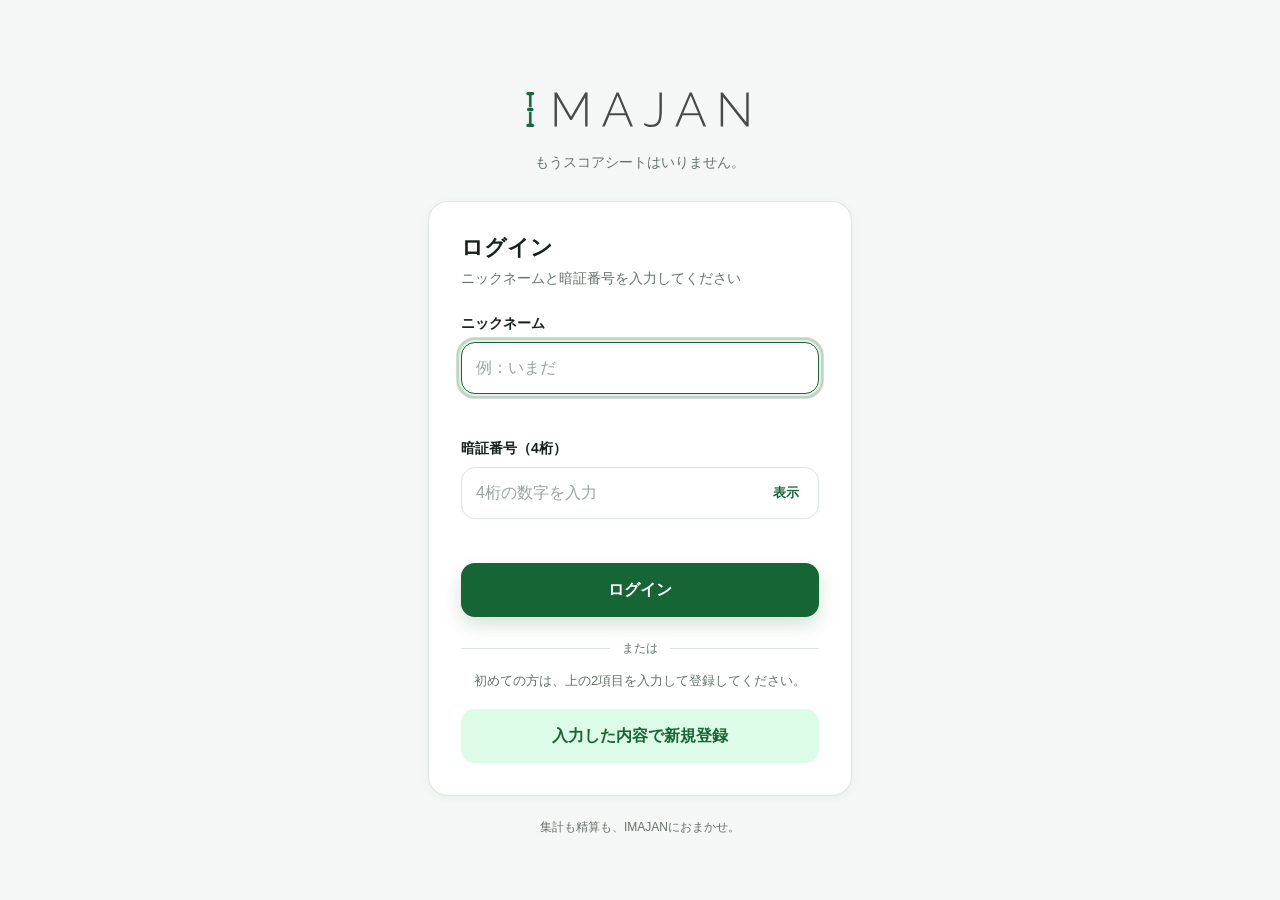
<file: index.html>
<!doctype html>
<html lang="ja">
  <head>
    <meta charset="UTF-8" />

    <meta
      name="viewport"
      content="width=device-width, initial-scale=1, viewport-fit=cover"
    />

    <meta name="theme-color" content="#14532d" />

    <title>IMAJAN｜麻雀成績管理</title>

    <link rel="icon" type="image/svg+xml" href="./assets/icon_i.svg" />
    <link rel="apple-touch-icon" href="./assets/icon-512.png" />

    <link rel="stylesheet" href="./style.css?v=20260726h" />
  </head>

  <body>
    <main class="app">
      <section id="login-screen" class="login-screen">
        <div class="brand">
          <h1 class="brand-logo">
            <img
              src="./assets/logo_horizontal.svg"
              alt="IMAJAN"
              width="360"
              height="64"
            />
          </h1>

          <p class="brand-description">もうスコアシートはいりません。</p>
        </div>

        <div class="login-card">
          <div class="card-heading">
            <h2>ログイン</h2>
            <p>ニックネームと暗証番号を入力してください</p>
          </div>

          <form id="login-form" novalidate>
            <div class="form-group">
              <label for="nickname">ニックネーム</label>

              <input
                id="nickname"
                name="nickname"
                type="text"
                placeholder="例：いまだ"
                autocomplete="username"
                maxlength="20"
              />

              <p id="nickname-error" class="field-error"></p>
            </div>

            <div class="form-group">
              <label for="pin">暗証番号（4桁）</label>

              <div class="pin-field">
                <input
                  id="pin"
                  name="pin"
                  type="password"
                  placeholder="4桁の数字を入力"
                  inputmode="numeric"
                  autocomplete="current-password"
                  maxlength="4"
                />

                <button
                  id="toggle-pin"
                  class="pin-toggle"
                  type="button"
                  aria-label="暗証番号を表示する"
                >
                  表示
                </button>
              </div>

              <p id="pin-error" class="field-error"></p>
            </div>

            <p
              id="form-message"
              class="form-message"
              role="status"
              aria-live="polite"
            ></p>

            <button id="login-button" class="primary-button" type="submit">
              ログイン
            </button>
          </form>

          <div class="divider">
            <span>または</span>
          </div>

          <p class="signup-description">
            初めての方は、上の2項目を入力して登録してください。
          </p>

          <button id="signup-button" class="secondary-button" type="button">
            入力した内容で新規登録
          </button>
        </div>

        <p class="login-note">
          集計も精算も、IMAJANにおまかせ。
        </p>
      </section>

      <section id="home-screen" class="home-screen" hidden>
        <header class="app-header">
          <div class="home-brand">
            <div class="home-brand-logo">
              <img
                src="./assets/logo_horizontal.svg"
                alt="IMAJAN"
                width="360"
                height="64"
              />
            </div>
            <p class="home-brand-caption">麻雀成績管理</p>
          </div>

          <button id="logout-button" class="text-button" type="button">
            ログアウト
          </button>
        </header>

        <div class="home-content">
          <p class="home-guide">
            作成済みの対局を選ぶか、新しい対局を作成してください。
          </p>
          <span id="welcome-nickname" hidden></span>

          <section class="home-menu" aria-label="メインメニュー">
            <button id="event-list-button" class="menu-card" type="button">
              <span class="menu-icon" aria-hidden="true">☷</span>

              <span class="menu-text">
                <strong>対局一覧</strong>
                <small>開催中・過去の対局を確認</small>
              </span>

              <span class="menu-arrow" aria-hidden="true">›</span>
            </button>

            <button
              id="create-event-button"
              class="menu-card menu-card-primary"
              type="button"
            >
              <span class="menu-icon" aria-hidden="true">＋</span>

              <span class="menu-text">
                <strong>新しい対局を作成</strong>
                <small>リーグ戦や当日対戦を始める</small>
              </span>

              <span class="menu-arrow" aria-hidden="true">›</span>
            </button>
          </section>

          <section class="connection-card" aria-labelledby="connection-title">
            <div class="connection-card-heading">
              <div>
                <p class="connection-card-label">データ保存先</p>
                <h2 id="connection-title">Googleスプレッドシート接続</h2>
              </div>

              <span
                id="connection-status-badge"
                class="connection-status-badge is-unconfigured"
              >
                未設定
              </span>
            </div>

            <p id="connection-description" class="connection-description">
              現在はこの端末のブラウザ内に保存しています。
            </p>

            <button
              id="connection-test-button"
              class="secondary-button connection-test-button"
              type="button"
            >
              接続を確認
            </button>

            <p
              id="connection-message"
              class="form-message"
              role="status"
              aria-live="polite"
            ></p>
          </section>

          <p
            id="home-message"
            class="home-message"
            role="status"
            aria-live="polite"
          ></p>
        </div>
      </section>

      <section id="event-list-screen" class="page-screen" hidden>
        <header class="page-header">
          <button
            id="event-list-back-button"
            class="icon-button"
            type="button"
            aria-label="ホームへ戻る"
          >
            ‹
          </button>

          <div class="page-heading">
            <h1>対局一覧</h1>
            <p>開催中・過去の対局</p>
          </div>

          <button
            id="event-list-create-button"
            class="header-action-button"
            type="button"
          >
            新規作成
          </button>
        </header>

        <div class="page-content">
          <div class="segment-control" role="tablist" aria-label="対局区分">
            <button
              id="active-events-tab"
              class="segment-button is-active"
              type="button"
              role="tab"
              aria-selected="true"
              data-status="active"
            >
              開催中
              <span id="active-event-count" class="segment-count">0</span>
            </button>

            <button
              id="completed-events-tab"
              class="segment-button"
              type="button"
              role="tab"
              aria-selected="false"
              data-status="completed"
            >
              終了
              <span id="completed-event-count" class="segment-count">0</span>
            </button>
          </div>

          <section id="event-list-container" class="event-list"></section>

          <section id="event-empty-state" class="empty-state" hidden>
            <div class="empty-state-icon" aria-hidden="true">☷</div>
            <h2 id="empty-state-title">開催中の対局はありません</h2>
            <p id="empty-state-description">
              新しい対局を作成すると、ここに表示されます。
            </p>
            <button
              id="empty-state-create-button"
              class="primary-button compact-button"
              type="button"
            >
              新しい対局を作成
            </button>
          </section>
        </div>
      </section>

      <section id="event-create-screen" class="page-screen" hidden>
        <header class="page-header">
          <button
            id="event-create-back-button"
            class="icon-button"
            type="button"
            aria-label="対局一覧へ戻る"
          >
            ‹
          </button>

          <div class="page-heading">
            <h1>対局作成</h1>
            <p>対戦の基本設定を登録</p>
          </div>

          <span class="header-spacer" aria-hidden="true"></span>
        </header>

        <div class="page-content">
          <form id="event-create-form" class="event-form" novalidate>
            <section class="form-section">
              <div class="section-heading">
                <h2>基本情報</h2>
                <p>対局名と開催形式を設定します。</p>
              </div>

              <div class="form-group">
                <label for="event-name">対局名</label>
                <input
                  id="event-name"
                  name="eventName"
                  type="text"
                  placeholder="例：第1回 IMAJANリーグ"
                  maxlength="40"
                />
                <p id="event-name-error" class="field-error"></p>
              </div>

              <fieldset class="choice-fieldset">
                <legend>対局形式</legend>

                <div class="choice-grid">
                  <label class="choice-card">
                    <input
                      type="radio"
                      name="eventType"
                      value="league"
                      checked
                    />
                    <span class="choice-card-content">
                      <strong>リーグ戦</strong>
                      <small>複数日にわたって成績を管理</small>
                    </span>
                  </label>

                  <label class="choice-card">
                    <input
                      type="radio"
                      name="eventType"
                      value="single"
                    />
                    <span class="choice-card-content">
                      <strong>当日対戦</strong>
                      <small>その日限りの対戦を記録</small>
                    </span>
                  </label>
                </div>
              </fieldset>

              <fieldset class="choice-fieldset">
                <legend>麻雀形式</legend>

                <div class="choice-grid">
                  <label class="choice-card">
                    <input
                      type="radio"
                      name="gameType"
                      value="yonma"
                      checked
                    />
                    <span class="choice-card-content">
                      <strong>四麻</strong>
                      <small>4人麻雀</small>
                    </span>
                  </label>

                  <label class="choice-card">
                    <input
                      type="radio"
                      name="gameType"
                      value="sanma"
                    />
                    <span class="choice-card-content">
                      <strong>三麻</strong>
                      <small>3人麻雀</small>
                    </span>
                  </label>
                </div>
              </fieldset>
            </section>

            <section class="form-section">
              <div class="section-heading">
                <h2>ウマ・オカ設定</h2>
                <p>プリセットを選ぶか、持ち点・返し点・ウマを手動で設定します。</p>
              </div>

              <fieldset class="choice-fieldset rule-mode-fieldset">
                <legend>設定方法</legend>

                <div class="choice-grid">
                  <label class="choice-card">
                    <input
                      type="radio"
                      name="ruleMode"
                      value="preset"
                      checked
                    />
                    <span class="choice-card-content">
                      <strong>プリセット</strong>
                      <small>よく使う設定から選択</small>
                    </span>
                  </label>

                  <label class="choice-card">
                    <input
                      type="radio"
                      name="ruleMode"
                      value="manual"
                    />
                    <span class="choice-card-content">
                      <strong>手動入力</strong>
                      <small>持ち点・返し点・ウマを指定</small>
                    </span>
                  </label>
                </div>
              </fieldset>

              <div id="rule-preset-fields" class="rule-setting-panel">
                <div class="form-group">
                  <label for="uma-preset">プリセット</label>
                  <select id="uma-preset" name="umaPreset">
                    <option value="10-30">10-30</option>
                    <option value="10-20">10-20</option>
                    <option value="5-10">5-10</option>
                    <option value="none">ウマ・オカなし</option>
                  </select>
                </div>
              </div>

              <div id="manual-rule-fields" class="rule-setting-panel" hidden>
                <div class="rule-number-grid">
                  <div class="form-group">
                    <label for="starting-points">配給原点（持ち点）</label>
                    <input
                      id="starting-points"
                      name="startingPoints"
                      type="number"
                      inputmode="numeric"
                      min="1"
                      step="100"
                      value="25000"
                    />
                  </div>

                  <div class="form-group">
                    <label for="return-points">返し点</label>
                    <input
                      id="return-points"
                      name="returnPoints"
                      type="number"
                      inputmode="numeric"
                      min="1"
                      step="100"
                      value="30000"
                    />
                  </div>
                </div>

                <fieldset class="uma-input-fieldset">
                  <legend>順位別ウマ（千点）</legend>
                  <p>全順位の合計が0になるように入力してください。</p>

                  <div class="uma-input-grid">
                    <div class="uma-rank-input" data-uma-rank="1">
                      <span>1位</span>
                      <div class="uma-sign-buttons" aria-label="1位のウマの符号">
                        <button class="uma-sign-button is-active" type="button" data-sign="1" aria-pressed="true">＋</button>
                        <button class="uma-sign-button" type="button" data-sign="-1" aria-pressed="false">－</button>
                      </div>
                      <input id="uma-1" type="number" inputmode="decimal" min="0" step="0.1" value="30" aria-label="1位のウマの数値" />
                    </div>
                    <div class="uma-rank-input" data-uma-rank="2">
                      <span>2位</span>
                      <div class="uma-sign-buttons" aria-label="2位のウマの符号">
                        <button class="uma-sign-button is-active" type="button" data-sign="1" aria-pressed="true">＋</button>
                        <button class="uma-sign-button" type="button" data-sign="-1" aria-pressed="false">－</button>
                      </div>
                      <input id="uma-2" type="number" inputmode="decimal" min="0" step="0.1" value="10" aria-label="2位のウマの数値" />
                    </div>
                    <div class="uma-rank-input" data-uma-rank="3">
                      <span>3位</span>
                      <div class="uma-sign-buttons" aria-label="3位のウマの符号">
                        <button class="uma-sign-button" type="button" data-sign="1" aria-pressed="false">＋</button>
                        <button class="uma-sign-button is-active" type="button" data-sign="-1" aria-pressed="true">－</button>
                      </div>
                      <input id="uma-3" type="number" inputmode="decimal" min="0" step="0.1" value="10" aria-label="3位のウマの数値" />
                    </div>
                    <div id="uma-4-wrap" class="uma-rank-input" data-uma-rank="4">
                      <span>4位</span>
                      <div class="uma-sign-buttons" aria-label="4位のウマの符号">
                        <button class="uma-sign-button" type="button" data-sign="1" aria-pressed="false">＋</button>
                        <button class="uma-sign-button is-active" type="button" data-sign="-1" aria-pressed="true">－</button>
                      </div>
                      <input id="uma-4" type="number" inputmode="decimal" min="0" step="0.1" value="30" aria-label="4位のウマの数値" />
                    </div>
                  </div>
                </fieldset>
              </div>

              <p id="rule-input-error" class="field-error rule-input-error"></p>

              <div class="score-preview">
                <div class="score-preview-heading">
                  <p class="score-preview-label">現在の順位点</p>
                  <span id="oka-preview" class="oka-preview">オカ +20</span>
                </div>

                <div id="score-preview-grid" class="score-preview-grid">
                  <div>
                    <span>1位</span>
                    <strong id="rank-score-1">+50</strong>
                  </div>
                  <div>
                    <span>2位</span>
                    <strong id="rank-score-2">+10</strong>
                  </div>
                  <div>
                    <span>3位</span>
                    <strong id="rank-score-3">-10</strong>
                  </div>
                  <div id="rank-score-4-wrap">
                    <span>4位</span>
                    <strong id="rank-score-4">-30</strong>
                  </div>
                </div>
                <p id="rule-preview-note" class="rule-preview-note">25,000点持ち・30,000点返し</p>
              </div>
            </section>

            <p
              id="event-create-message"
              class="form-message"
              role="status"
              aria-live="polite"
            ></p>

            <button
              id="event-save-button"
              class="primary-button"
              type="submit"
            >
              対局を作成
            </button>
          </form>
        </div>
      </section>


      <section id="event-detail-screen" class="page-screen" hidden>
        <header class="page-header">
          <button
            id="event-detail-back-button"
            class="icon-button"
            type="button"
            aria-label="対局一覧へ戻る"
          >
            ‹
          </button>

          <div class="page-heading">
            <h1 id="event-detail-title">対局詳細</h1>
            <p id="event-detail-caption">対局情報</p>
          </div>

          <span class="header-spacer" aria-hidden="true"></span>
        </header>

        <div class="page-content">
          <section class="event-summary-card">
            <div>
              <p class="event-summary-label">イベント</p>
              <h2 id="event-summary-name">対局名</h2>
            </div>

            <div class="event-summary-tags">
              <span id="event-summary-type" class="summary-tag">リーグ戦</span>
              <span id="event-summary-game" class="summary-tag">四麻</span>
              <span id="event-summary-uma" class="summary-tag">10-30</span>
            </div>
          </section>

          <section class="detail-section">
            <div class="detail-section-header">
              <div>
                <h2>参加プレイヤー</h2>
                <p id="player-count-text">0人登録・総合ポイント順（ポイント増減を含む）</p>
              </div>

              <button
                id="open-player-add-button"
                class="header-action-button"
                type="button"
              >
                プレイヤー追加
              </button>
            </div>

            <div class="standings-mode-tabs" role="tablist">
              <button
                id="standings-all-button"
                class="standings-mode-button is-active"
                type="button"
                role="tab"
                aria-selected="true"
              >
                通算成績
              </button>
              <button
                id="standings-range-button"
                class="standings-mode-button"
                type="button"
                role="tab"
                aria-selected="false"
              >
                区間集計
              </button>
            </div>

            <section id="range-summary-panel" class="range-summary-panel" hidden>
              <div class="range-summary-heading">
                <div>
                  <h3>集計する記録を選択</h3>
                  <p>
                    半荘とポイント増減を、登録順にまとめて表示しています。
                  </p>
                </div>

                <span id="range-selected-count" class="range-selected-count">
                  0件選択
                </span>
              </div>

              <div class="range-summary-actions">
                <button
                  id="range-select-all-button"
                  class="range-action-button"
                  type="button"
                >
                  すべて選択
                </button>
                <button
                  id="range-clear-button"
                  class="range-action-button"
                  type="button"
                >
                  すべて解除
                </button>
                <button
                  id="range-to-latest-button"
                  class="range-action-button"
                  type="button"
                >
                  選択位置から最新まで
                </button>
              </div>

              <p class="range-summary-guide">
                「選択位置から最新まで」は、選択中の最も古い記録以降をまとめて選びます。
              </p>

              <div id="range-record-list" class="range-record-list"></div>

              <section
                id="range-empty-state"
                class="mini-empty-state"
                hidden
              >
                <p>まだ集計できる記録がありません。</p>
              </section>
            </section>

            <p id="standings-scope-caption" class="standings-scope-caption">
              すべての半荘・ポイント増減を集計
            </p>

            <div id="player-ranking-list" class="player-ranking-list"></div>

            <form id="settlement-form" class="settlement-form" novalidate>
              <label class="settlement-rate-label" for="settlement-rate-input">
                精算レート
              </label>
              <div class="settlement-control-row">
                <span class="settlement-rate-prefix">1Pt =</span>
                <input
                  id="settlement-rate-input"
                  class="settlement-rate-input"
                  type="number"
                  min="0"
                  step="any"
                  inputmode="decimal"
                  placeholder="100"
                  aria-describedby="settlement-error"
                >
                <span class="settlement-rate-unit">G</span>
                <button class="settlement-apply-button" type="submit">
                  精算
                </button>
                <button
                  id="settlement-clear-button"
                  class="settlement-clear-button"
                  type="button"
                  disabled
                >
                  解除
                </button>
              </div>
              <p id="settlement-error" class="settlement-error" hidden></p>
            </form>

            <section id="player-empty-state" class="mini-empty-state">
              <p>まだプレイヤーが登録されていません。</p>
            </section>
          </section>

          <section class="detail-section">
            <div class="detail-section-header">
              <div>
                <h2>半荘結果</h2>
                <p id="match-count-text">0半荘</p>
              </div>

              <button
                id="open-match-create-button"
                class="header-action-button"
                type="button"
              >
                半荘を登録
              </button>
            </div>

            <div id="match-history-list" class="match-history-list"></div>

            <section id="match-empty-state" class="mini-empty-state">
              <p>まだ半荘結果はありません。</p>
            </section>
          </section>

          <section class="detail-section">
            <div class="detail-section-header">
              <div>
                <h2>ポイント増減</h2>
                <p id="adjustment-count-text">0件</p>
              </div>

              <button
                id="open-adjustment-create-button"
                class="header-action-button"
                type="button"
              >
                増減を登録
              </button>
            </div>

            <p class="detail-section-description">
              チップ・チョンボなど、半荘数や順位に含めないポイントを登録します。
            </p>

            <div
              id="adjustment-history-list"
              class="adjustment-history-list"
            ></div>

            <section id="adjustment-empty-state" class="mini-empty-state">
              <p>まだポイント増減はありません。</p>
            </section>
          </section>

          <section class="detail-section event-status-section">
            <div class="event-status-copy">
              <h2 id="event-status-heading">対局を終了する</h2>
              <p id="event-status-description">
                終了すると「終了」一覧へ移動します。終了後も成績の閲覧・編集は可能です。
              </p>
            </div>

            <button
              id="event-status-button"
              class="danger-button event-status-button"
              type="button"
            >
              対局を終了する
            </button>

            <p
              id="event-status-message"
              class="form-message event-status-message"
              role="status"
              aria-live="polite"
            ></p>
          </section>
        </div>
      </section>

      <section id="player-add-screen" class="page-screen" hidden>
        <header class="page-header">
          <button
            id="player-add-back-button"
            class="icon-button"
            type="button"
            aria-label="対局詳細へ戻る"
          >
            ‹
          </button>

          <div class="page-heading">
            <h1>プレイヤー追加</h1>
            <p>参加者を対局へ登録</p>
          </div>

          <span class="header-spacer" aria-hidden="true"></span>
        </header>

        <div class="page-content">
          <form id="player-add-form" class="event-form" novalidate>
            <section
              id="registered-player-section"
              class="form-section"
              hidden
            >
              <div class="section-heading">
                <h2 id="registered-player-heading">登録済みプレイヤー</h2>
                <p>現在この対局に参加しているプレイヤーです。</p>
              </div>

              <div
                id="registered-player-list"
                class="registered-player-list"
              ></div>
            </section>

            <section
              id="frequent-player-section"
              class="form-section"
              hidden
            >
              <div class="section-heading">
                <h2>よく使うプレイヤー</h2>
                <p>
                  名前をタップするとすぐ表示され、連続タップした分はまとめて保存されます。
                </p>
              </div>

              <div
                id="frequent-player-list"
                class="frequent-player-list"
              ></div>
            </section>

            <section class="form-section">
              <div class="section-heading">
                <h2>新しいプレイヤー</h2>
                <p>候補にない名前はこちらから入力してください。</p>
              </div>

              <div id="player-name-list" class="player-name-list">
                <div class="form-group player-name-field">
                  <label for="player-name-1">プレイヤー1</label>
                  <input id="player-name-1" class="player-name-input" name="playerName1" type="text" placeholder="例：たなか" maxlength="20" autocomplete="off" />
                  <p class="field-error player-name-error"></p>
                </div>
                <div class="form-group player-name-field">
                  <label for="player-name-2">プレイヤー2</label>
                  <input id="player-name-2" class="player-name-input" name="playerName2" type="text" placeholder="例：すずき" maxlength="20" autocomplete="off" />
                  <p class="field-error player-name-error"></p>
                </div>
                <div class="form-group player-name-field">
                  <label for="player-name-3">プレイヤー3</label>
                  <input id="player-name-3" class="player-name-input" name="playerName3" type="text" placeholder="例：さとう" maxlength="20" autocomplete="off" />
                  <p class="field-error player-name-error"></p>
                </div>
                <div class="form-group player-name-field">
                  <label for="player-name-4">プレイヤー4</label>
                  <input id="player-name-4" class="player-name-input" name="playerName4" type="text" placeholder="例：いとう" maxlength="20" autocomplete="off" />
                  <p class="field-error player-name-error"></p>
                </div>
              </div>

              <button
                id="player-field-add-button"
                class="player-field-add-button"
                type="button"
              >
                ＋ 入力欄を追加
              </button>

              <p
                id="player-field-limit-note"
                class="player-field-limit-note"
                hidden
              >
                一度に追加できる人数は50人までです。
              </p>
            </section>

            <p
              id="player-add-message"
              class="form-message"
              role="status"
              aria-live="polite"
            ></p>

            <button
              id="player-save-button"
              class="primary-button"
              type="submit"
            >
              入力したプレイヤーをまとめて追加
            </button>
            <button
              id="player-finish-button"
              class="secondary-button player-finish-button"
              type="button"
            >
              ← 対局へ戻る
            </button>
          </form>
        </div>
      </section>


      <section id="match-create-screen" class="page-screen" hidden>
        <header class="page-header">
          <button
            id="match-create-back-button"
            class="icon-button"
            type="button"
            aria-label="対局詳細へ戻る"
          >
            ‹
          </button>

          <div class="page-heading">
            <h1 id="match-form-title">半荘結果登録</h1>
            <p id="match-create-caption">参加者と最終持ち点を入力</p>
          </div>

          <span class="header-spacer" aria-hidden="true"></span>
        </header>

        <div class="page-content">
          <form id="match-create-form" class="event-form" novalidate>
            <section class="form-section">
              <div class="section-heading">
                <h2>対局結果</h2>
                <p id="match-rule-description">
                  4人のプレイヤーと最終持ち点を入力してください。
                </p>
              </div>

              <p
            id="match-member-restore-message"
            class="match-member-restore-message"
            hidden
          ></p>

          <div class="match-entry-column-headings" aria-hidden="true">
            <span>順位</span>
            <span>プレイヤー</span>
            <span>最終持ち点</span>
          </div>

          <div id="match-entry-list" class="match-entry-list"></div>

              <div class="point-total-panel">
                <div>
                  <span>入力合計</span>
                  <strong id="entered-point-total">0点</strong>
                </div>
                <div>
                  <span>正しい合計</span>
                  <strong id="required-point-total">100,000点</strong>
                </div>
                <p
                  id="point-total-difference"
                  class="point-total-difference"
                  aria-live="polite"
                >
                  あと100,000点
                </p>
              </div>

              <p id="match-entry-error" class="field-error"></p>
            </section>

            <section id="tie-break-section" class="form-section" hidden>
              <div class="section-heading">
                <h2>同点時の順位</h2>
                <p>
                  起家に近い順など、実際のルールに合わせて上位から並べてください。
                </p>
              </div>

              <div id="tie-break-list" class="tie-break-list"></div>
              <p id="tie-break-error" class="field-error"></p>
            </section>

            <section id="match-preview-section" class="form-section" hidden>
              <div class="section-heading">
                <h2>計算結果</h2>
                <p>持ち点から順位と最終スコアを自動計算します。</p>
              </div>

              <div id="match-result-preview" class="match-result-preview"></div>
            </section>

            <p
              id="match-create-message"
              class="form-message"
              role="status"
              aria-live="polite"
            ></p>

            <div class="match-form-actions">
              <button
                id="match-delete-button"
                class="danger-button"
                type="button"
                hidden
              >
                この半荘を削除
              </button>

              <button
                id="match-save-back-button"
                class="primary-button"
                type="submit"
                data-save-action="back"
              >
                保存
              </button>

              <button
                id="match-save-next-button"
                class="primary-button"
                hidden
                type="submit"
                data-save-action="next"
              >
                保存して次の半荘へ
              </button>
            </div>
          </form>
        </div>
      </section>


      <section id="adjustment-create-screen" class="page-screen" hidden>
        <header class="page-header">
          <button
            id="adjustment-create-back-button"
            class="icon-button"
            type="button"
            aria-label="対局詳細へ戻る"
          >
            ‹
          </button>

          <div class="page-heading">
            <h1 id="adjustment-form-title">ポイント増減登録</h1>
            <p>半荘数・順位には含まれません</p>
          </div>

          <span class="header-spacer" aria-hidden="true"></span>
        </header>

        <div class="page-content">
          <form id="adjustment-create-form" class="event-form" novalidate>
            <section class="form-section">
              <div class="section-heading">
                <h2>内容</h2>
                <p>チップ精算、チョンボなどを入力できます。</p>
              </div>

              <div class="form-group">
                <label for="adjustment-title">内容・メモ（任意）</label>
                <input
                  id="adjustment-title"
                  name="adjustmentTitle"
                  type="text"
                  maxlength="40"
                  placeholder="例：チップ精算"
                />
              </div>
            </section>

            <section class="form-section">
              <div class="section-heading">
                <h2>プレイヤー別ポイント</h2>
                <p>プラスとマイナスの合計が0になるように入力してください。</p>
              </div>

              <div
                id="adjustment-entry-list"
                class="adjustment-entry-list"
              ></div>

              <div class="adjustment-total-panel">
                <span>増減合計</span>
                <strong id="adjustment-total">0</strong>
                <p
                  id="adjustment-total-message"
                  class="adjustment-total-message is-matched"
                  aria-live="polite"
                >
                  合計が一致しています
                </p>
              </div>

              <p id="adjustment-entry-error" class="field-error"></p>
            </section>

            <p
              id="adjustment-create-message"
              class="form-message"
              role="status"
              aria-live="polite"
            ></p>

            <div class="match-form-actions">
              <button
                id="adjustment-delete-button"
                class="danger-button"
                type="button"
                hidden
              >
                このポイント増減を削除
              </button>

              <button
                id="adjustment-save-button"
                class="primary-button"
                type="submit"
              >
                ポイント増減を保存
              </button>
            </div>
          </form>
        </div>
      </section>

    </main>

    <div
      id="loading-overlay"
      class="loading-overlay"
      role="status"
      aria-live="polite"
      aria-busy="true"
      hidden
    >
      <div class="loading-card">
        <span class="loading-spinner" aria-hidden="true"></span>
        <p id="loading-message" class="loading-message">
          データを読み込んでいます…
        </p>
      </div>
    </div>

    <script src="./config.js"></script>
    <script src="./script.js?v=20260720e"></script>
  </body>
</html>
</file>
<file: style.css>
:root {
  --color-primary: #166534;
  --color-primary-dark: #14532d;
  --color-primary-light: #dcfce7;

  --color-background: #f4f7f5;
  --color-surface: #ffffff;

  --color-text: #17211b;
  --color-text-secondary: #66736b;
  --color-border: #dce5df;

  --color-error: #b91c1c;
  --color-error-background: #fef2f2;

  --color-success: #166534;
  --color-success-background: #f0fdf4;

  --color-warning: #a16207;
  --color-warning-background: #fefce8;

  --shadow-card: 0 2px 10px rgba(20, 83, 45, 0.045);
  --shadow-card-hover: 0 5px 16px rgba(20, 83, 45, 0.075);

  --radius-large: 20px;
  --radius-medium: 14px;
  --radius-small: 10px;

  --space-screen-x: 20px;
  --space-card: 16px;
  --space-section: 16px;
}

* {
  box-sizing: border-box;
}

html {
  min-height: 100%;
  background: var(--color-background);
}

body {
  min-width: 320px;
  min-height: 100vh;
  min-height: 100svh;
  margin: 0;

  color: var(--color-text);
  background: var(--color-background);

  font-family:
    -apple-system, BlinkMacSystemFont, "Segoe UI", "Noto Sans JP",
    "Hiragino Kaku Gothic ProN", "Yu Gothic", Meiryo, sans-serif;

  line-height: 1.5;
  -webkit-font-smoothing: antialiased;
}

button,
input {
  font: inherit;
}

button {
  border: 0;
}

button:focus-visible,
input:focus-visible {
  outline: 3px solid rgba(22, 101, 52, 0.2);
  outline-offset: 2px;
}

[hidden] {
  display: none !important;
}

.app {
  width: 100%;
  min-height: 100vh;
  min-height: 100svh;
}

.login-screen {
  width: min(100%, 480px);
  min-height: 100vh;
  min-height: 100svh;
  margin: 0 auto;
  padding:
    max(38px, env(safe-area-inset-top))
    20px
    max(24px, env(safe-area-inset-bottom));

  display: flex;
  flex-direction: column;
  justify-content: center;
}

.brand {
  margin-bottom: 28px;
  text-align: center;
}

.brand-logo {
  margin: 0;

  display: flex;
  justify-content: center;
  line-height: 1;
}

.brand-logo img {
  display: block;
  width: min(100%, 238px);
  height: auto;
}

.brand-description {
  margin: 11px 0 0;

  color: var(--color-text-secondary);

  font-size: 14px;
}

.login-card {
  padding: 26px 22px;

  background: var(--color-surface);
  border: 1px solid rgba(220, 229, 223, 0.9);
  border-radius: var(--radius-large);
  box-shadow: var(--shadow-card);
}

.card-heading {
  margin-bottom: 24px;
}

.card-heading h2 {
  margin: 0;

  font-size: 22px;
  line-height: 1.3;
}

.card-heading p {
  margin: 6px 0 0;

  color: var(--color-text-secondary);

  font-size: 14px;
}

.form-group {
  margin-bottom: 20px;
}

.form-group label {
  display: block;
  margin-bottom: 8px;

  font-size: 14px;
  font-weight: 700;
}

input {
  width: 100%;
  min-height: 52px;
  padding: 13px 14px;

  color: var(--color-text);
  background: #ffffff;
  border: 1px solid var(--color-border);
  border-radius: var(--radius-medium);
  outline: none;

  font-size: 16px;

  transition:
    border-color 0.15s ease,
    box-shadow 0.15s ease,
    background-color 0.15s ease;
}

input::placeholder {
  color: #9aa5a0;
}

input:focus {
  border-color: var(--color-primary);
  box-shadow: 0 0 0 4px rgba(22, 101, 52, 0.1);
}

input.input-error {
  background: var(--color-error-background);
  border-color: var(--color-error);
}

.pin-field {
  position: relative;
}

.pin-field input {
  padding-right: 66px;
}

.pin-toggle {
  position: absolute;
  top: 50%;
  right: 8px;
  min-width: 50px;
  padding: 8px 10px;

  color: var(--color-primary);
  background: transparent;
  border-radius: 8px;
  transform: translateY(-50%);

  font-size: 13px;
  font-weight: 700;
  cursor: pointer;
}

.pin-toggle:active {
  background: var(--color-primary-light);
}

.field-error {
  min-height: 18px;
  margin: 6px 2px 0;

  color: var(--color-error);

  font-size: 12px;
}

.form-message {
  display: none;
  margin: 0 0 16px;
  padding: 12px 14px;

  border-radius: var(--radius-small);

  font-size: 14px;
}

.form-message.is-error {
  display: block;

  color: var(--color-error);
  background: var(--color-error-background);
}

.form-message.is-success {
  display: block;

  color: var(--color-success);
  background: var(--color-success-background);
}

.primary-button,
.secondary-button {
  width: 100%;
  min-height: 54px;
  padding: 13px 16px;

  border-radius: var(--radius-medium);

  font-size: 16px;
  font-weight: 700;
  cursor: pointer;

  transition:
    transform 0.1s ease,
    background-color 0.15s ease,
    opacity 0.15s ease;
}

.primary-button {
  color: #ffffff;
  background: var(--color-primary);
  box-shadow: 0 8px 18px rgba(22, 101, 52, 0.18);
}

.primary-button:hover {
  background: var(--color-primary-dark);
}

.primary-button:active,
.secondary-button:active {
  transform: translateY(1px);
}

.primary-button:disabled,
.secondary-button:disabled {
  cursor: wait;
  opacity: 0.65;
}

.secondary-button {
  color: var(--color-primary);
  background: var(--color-primary-light);
}

.secondary-button:hover {
  background: #bbf7d0;
}

.compact-button {
  min-height: 48px;
}

.divider {
  display: flex;
  align-items: center;
  gap: 12px;
  margin: 22px 0;

  color: var(--color-text-secondary);

  font-size: 12px;
}

.divider::before,
.divider::after {
  content: "";
  height: 1px;
  flex: 1;

  background: var(--color-border);
}

.signup-description {
  margin: -8px 0 18px;

  color: var(--color-text-secondary);

  text-align: center;
  font-size: 13px;
  line-height: 1.5;
}

.login-note {
  margin: 22px 8px 0;

  color: var(--color-text-secondary);
  text-align: center;

  font-size: 12px;
}

.home-screen,
.page-screen {
  width: min(100%, 680px);
  min-height: 100vh;
  min-height: 100svh;
  margin: 0 auto;
  padding-bottom: max(28px, env(safe-area-inset-bottom));
}

.app-header,
.page-header {
  min-height: 76px;
  padding:
    max(14px, env(safe-area-inset-top))
    20px
    12px;

  display: flex;
  align-items: center;
  gap: 16px;

  background: rgba(244, 247, 245, 0.92);
  border-bottom: 1px solid rgba(220, 229, 223, 0.8);
  backdrop-filter: blur(12px);
}

.app-header {
  justify-content: space-between;
}

.home-brand {
  display: flex;
  flex-direction: column;
  align-items: flex-start;
  gap: 3px;
}

.home-brand-logo {
  display: flex;
  align-items: center;
  line-height: 1;
}

.home-brand-logo img {
  display: block;
  width: 128px;
  height: auto;
}

.home-brand-caption {
  margin: 0;

  color: var(--color-text-secondary);

  font-size: 11px;
}

.text-button,
.header-action-button,
.icon-button {
  cursor: pointer;
}

.text-button {
  padding: 9px 10px;

  color: var(--color-text-secondary);
  background: transparent;
  border-radius: 9px;

  font-size: 13px;
  font-weight: 700;
}

.text-button:hover {
  color: var(--color-primary);
  background: var(--color-primary-light);
}

.home-content,
.page-content {
  padding: 20px var(--space-screen-x) 0;
}

.welcome-card {
  padding: 20px 18px;

  color: #ffffff;
  background: var(--color-primary-dark);
  border-radius: var(--radius-large);
  box-shadow: 0 6px 18px rgba(20, 83, 45, 0.14);
}

.welcome-label {
  margin: 0 0 7px;

  color: rgba(255, 255, 255, 0.72);

  font-size: 12px;
  font-weight: 700;
  letter-spacing: 0.08em;
}

.welcome-card h1 {
  margin: 0;

  font-size: clamp(23px, 6.5vw, 30px);
  line-height: 1.35;
}

.welcome-card p:last-child {
  margin: 10px 0 0;

  color: rgba(255, 255, 255, 0.78);

  font-size: 13px;
}


.home-guide {
  margin: 0;

  color: var(--color-text-secondary);

  font-size: 14px;
  font-weight: 600;
  line-height: 1.65;
}

.home-menu {
  margin-top: 12px;

  display: grid;
  gap: 10px;
}

.menu-card {
  width: 100%;
  min-height: 74px;
  padding: 13px 14px;

  display: grid;
  grid-template-columns: 40px minmax(0, 1fr) 16px;
  align-items: center;
  gap: 12px;

  color: var(--color-text);
  background: var(--color-surface);
  border: 1px solid var(--color-border);
  border-radius: var(--radius-medium);
  box-shadow: var(--shadow-card);

  text-align: left;
  cursor: pointer;

  transition:
    transform 0.1s ease,
    border-color 0.15s ease,
    box-shadow 0.15s ease;
}

.menu-card:hover {
  border-color: rgba(22, 101, 52, 0.35);
  box-shadow: var(--shadow-card-hover);
}

.menu-card:active {
  transform: translateY(1px);
}

.menu-card-primary {
  border-color: rgba(22, 101, 52, 0.3);
}

.menu-icon {
  width: 40px;
  height: 40px;

  display: grid;
  place-items: center;

  color: var(--color-primary);
  background: var(--color-primary-light);
  border-radius: 11px;

  font-size: 21px;
  font-weight: 500;
}

.menu-text {
  min-width: 0;

  display: flex;
  flex-direction: column;
  gap: 3px;
}

.menu-text strong {
  font-size: 15px;
  line-height: 1.35;
}

.menu-text small {
  overflow: hidden;

  color: var(--color-text-secondary);

  font-size: 12px;
  text-overflow: ellipsis;
  white-space: nowrap;
}

.menu-arrow {
  color: #98a39d;

  font-size: 24px;
  line-height: 1;
}

.home-message {
  min-height: 20px;
  margin: 12px 4px 0;

  color: var(--color-text-secondary);

  text-align: center;
  font-size: 13px;
}

.home-message.is-notice {
  color: var(--color-primary);
}

.page-header {
  display: grid;
  grid-template-columns: 42px minmax(0, 1fr) auto;
}

.icon-button {
  width: 42px;
  height: 42px;

  display: grid;
  place-items: center;

  color: var(--color-primary-dark);
  background: var(--color-surface);
  border: 1px solid var(--color-border);
  border-radius: 12px;

  font-size: 31px;
  line-height: 1;
}

.page-heading {
  min-width: 0;
}

.page-heading h1,
.page-heading p {
  margin: 0;
}

.page-heading h1 {
  font-size: 19px;
  line-height: 1.3;
}

.page-heading p {
  margin-top: 2px;

  color: var(--color-text-secondary);

  font-size: 11px;
}

.header-action-button {
  min-height: 40px;
  padding: 9px 12px;

  color: var(--color-primary);
  background: var(--color-primary-light);
  border-radius: 10px;

  font-size: 13px;
  font-weight: 700;
}

.segment-control {
  padding: 4px;

  display: grid;
  grid-template-columns: 1fr 1fr;
  gap: 4px;

  background: #e7eee9;
  border-radius: 13px;
}

.segment-button {
  min-height: 44px;
  padding: 9px 12px;

  color: var(--color-text-secondary);
  background: transparent;
  border-radius: 10px;

  font-size: 14px;
  font-weight: 700;
  cursor: pointer;
}

.segment-button.is-active {
  color: var(--color-primary-dark);
  background: var(--color-surface);
  box-shadow: 0 2px 7px rgba(20, 83, 45, 0.08);
}

.segment-count {
  min-width: 22px;
  height: 22px;
  margin-left: 5px;
  padding: 0 7px;

  display: inline-grid;
  place-items: center;

  color: var(--color-text-secondary);
  background: #edf2ef;
  border-radius: 999px;

  font-size: 11px;
}

.segment-button.is-active .segment-count {
  color: var(--color-primary);
  background: var(--color-primary-light);
}

.event-list {
  margin-top: 18px;

  display: grid;
  gap: 12px;
}

.event-card {
  width: 100%;
  padding: 18px;

  display: grid;
  grid-template-columns: minmax(0, 1fr) 18px;
  gap: 12px;

  color: var(--color-text);
  background: var(--color-surface);
  border: 1px solid var(--color-border);
  border-radius: var(--radius-medium);
  box-shadow: var(--shadow-card);

  text-align: left;
  cursor: pointer;
}

.event-card-main {
  min-width: 0;
}

.event-status {
  width: fit-content;
  margin: 0 0 8px;
  padding: 4px 8px;

  color: var(--color-primary);
  background: var(--color-primary-light);
  border-radius: 999px;

  font-size: 11px;
  font-weight: 700;
}

.event-status.is-completed {
  color: var(--color-text-secondary);
  background: #edf2ef;
}

.event-title {
  margin: 0;

  overflow: hidden;

  font-size: 17px;
  line-height: 1.35;
  text-overflow: ellipsis;
  white-space: nowrap;
}

.event-meta {
  margin: 9px 0 0;

  display: flex;
  flex-wrap: wrap;
  gap: 6px 14px;

  color: var(--color-text-secondary);

  font-size: 12px;
}

.event-card-arrow {
  align-self: center;

  color: #98a39d;

  font-size: 28px;
}

.empty-state {
  margin-top: 18px;
  padding: 42px 22px;

  text-align: center;

  background: var(--color-surface);
  border: 1px dashed #cbd8d0;
  border-radius: var(--radius-large);
}

.empty-state-icon {
  width: 58px;
  height: 58px;
  margin: 0 auto 16px;

  display: grid;
  place-items: center;

  color: var(--color-primary);
  background: var(--color-primary-light);
  border-radius: 18px;

  font-size: 29px;
}

.empty-state h2 {
  margin: 0;

  font-size: 17px;
}

.empty-state p {
  margin: 9px 0 22px;

  color: var(--color-text-secondary);

  font-size: 13px;
}

@media (min-width: 600px) {
  .login-screen {
    padding-right: 28px;
    padding-left: 28px;
  }

  .login-card {
    padding: 32px;
  }

  .app-header,
  .page-header,
  .home-content,
  .page-content {
    padding-right: 28px;
    padding-left: 28px;
  }

  .home-content,
  .page-content {
    padding-top: 32px;
  }
}

@media (max-height: 700px) {
  .login-screen {
    justify-content: flex-start;
  }

  .brand {
    margin-bottom: 20px;
  }

  .brand-description {
    margin-top: 6px;
  }
}


select {
  width: 100%;
  min-height: 52px;
  padding: 13px 40px 13px 14px;

  color: var(--color-text);
  background: #ffffff;
  border: 1px solid var(--color-border);
  border-radius: var(--radius-medium);

  font-size: 16px;
}

select:focus {
  border-color: var(--color-primary);
  outline: none;
  box-shadow: 0 0 0 4px rgba(22, 101, 52, 0.1);
}

.header-spacer {
  width: 42px;
}

.event-form {
  display: grid;
  gap: 18px;
}

.form-section {
  padding: 22px 18px;

  background: var(--color-surface);
  border: 1px solid var(--color-border);
  border-radius: var(--radius-large);
  box-shadow: var(--shadow-card);
}

.section-heading {
  margin-bottom: 22px;
}

.section-heading h2,
.section-heading p {
  margin: 0;
}

.section-heading h2 {
  font-size: 18px;
}

.section-heading p {
  margin-top: 4px;

  color: var(--color-text-secondary);

  font-size: 12px;
}

.choice-fieldset {
  margin: 0 0 22px;
  padding: 0;

  border: 0;
}

.choice-fieldset:last-child {
  margin-bottom: 0;
}

.choice-fieldset legend {
  margin-bottom: 8px;

  font-size: 14px;
  font-weight: 700;
}

.choice-grid {
  display: grid;
  grid-template-columns: 1fr 1fr;
  gap: 10px;
}

.choice-card {
  position: relative;

  cursor: pointer;
}

.choice-card input {
  position: absolute;

  width: 1px;
  height: 1px;

  opacity: 0;
}

.choice-card-content {
  min-height: 78px;
  padding: 14px;

  display: flex;
  flex-direction: column;
  justify-content: center;
  gap: 3px;

  background: #ffffff;
  border: 1px solid var(--color-border);
  border-radius: var(--radius-medium);
}

.choice-card-content strong {
  font-size: 14px;
}

.choice-card-content small {
  color: var(--color-text-secondary);

  font-size: 11px;
}

.choice-card input:checked + .choice-card-content {
  background: var(--color-primary-light);
  border-color: var(--color-primary);
  box-shadow: 0 0 0 2px rgba(22, 101, 52, 0.08);
}

.choice-card input:focus-visible + .choice-card-content {
  outline: 3px solid rgba(22, 101, 52, 0.2);
  outline-offset: 2px;
}

.score-preview {
  padding: 16px;

  background: #f7faf8;
  border: 1px solid var(--color-border);
  border-radius: var(--radius-medium);
}

.score-preview-label {
  margin: 0 0 12px;

  color: var(--color-text-secondary);

  font-size: 12px;
  font-weight: 700;
}

.score-preview-grid {
  display: grid;
  grid-template-columns: repeat(4, 1fr);
  gap: 8px;
}

.score-preview-grid div {
  padding: 10px 5px;

  display: flex;
  flex-direction: column;
  align-items: center;
  gap: 3px;

  background: #ffffff;
  border: 1px solid var(--color-border);
  border-radius: 10px;
}

.score-preview-grid span {
  color: var(--color-text-secondary);

  font-size: 11px;
}

.score-preview-grid strong {
  color: var(--color-primary-dark);

  font-size: 15px;
}

@media (max-width: 420px) {
  .choice-grid {
    grid-template-columns: 1fr;
  }

  .choice-card-content {
    min-height: 68px;
  }

  .score-preview-grid {
    gap: 6px;
  }

  .score-preview-grid div {
    padding-right: 2px;
    padding-left: 2px;
  }

  .score-preview-grid strong {
    font-size: 13px;
  }
}


.event-summary-card,
.detail-section {
  padding: 20px;

  background: var(--color-surface);
  border: 1px solid var(--color-border);
  border-radius: var(--radius-large);
  box-shadow: var(--shadow-card);
}

.event-summary-card {
  display: grid;
  gap: 16px;
}

.event-summary-label {
  margin: 0 0 4px;

  color: var(--color-text-secondary);

  font-size: 12px;
  font-weight: 700;
}

.event-summary-card h2 {
  margin: 0;

  font-size: 22px;
  line-height: 1.35;
}

.event-summary-tags {
  display: flex;
  flex-wrap: wrap;
  gap: 8px;
}

.summary-tag {
  padding: 6px 10px;

  color: var(--color-primary-dark);
  background: var(--color-primary-light);
  border-radius: 999px;

  font-size: 12px;
  font-weight: 700;
}

.detail-section {
  margin-top: 16px;
}

.detail-section-header {
  display: flex;
  align-items: center;
  justify-content: space-between;
  gap: 14px;
  margin-bottom: 16px;
}

.detail-section-header h2,
.detail-section-header p {
  margin: 0;
}

.detail-section-header h2 {
  font-size: 17px;
}

.detail-section-header p {
  margin-top: 3px;

  color: var(--color-text-secondary);

  font-size: 12px;
}

.player-ranking-list {
  display: grid;
  gap: 10px;
}

.player-ranking-row {
  padding: 14px;

  display: grid;
  grid-template-columns: 36px minmax(0, 1fr) auto;
  align-items: center;
  gap: 12px;

  background: #f8faf9;
  border: 1px solid var(--color-border);
  border-radius: var(--radius-medium);
}

.player-rank {
  width: 32px;
  height: 32px;

  display: grid;
  place-items: center;

  color: var(--color-primary-dark);
  background: var(--color-primary-light);
  border-radius: 10px;

  font-size: 13px;
  font-weight: 800;
}

.player-name {
  overflow: hidden;

  font-size: 15px;
  font-weight: 700;
  text-overflow: ellipsis;
  white-space: nowrap;
}

.player-stats {
  display: flex;
  align-items: center;
  gap: 10px;

  color: var(--color-text-secondary);

  font-size: 12px;
  white-space: nowrap;
}

.player-score {
  min-width: 52px;

  color: var(--color-primary-dark);

  text-align: right;
  font-weight: 800;
}

.mini-empty-state {
  padding: 24px 16px;

  text-align: center;

  background: #f8faf9;
  border: 1px dashed #cbd8d0;
  border-radius: var(--radius-medium);
}

.mini-empty-state p {
  margin: 0;

  color: var(--color-text-secondary);

  font-size: 13px;
}

@media (max-width: 420px) {
  .detail-section-header {
    align-items: flex-start;
  }

  .detail-section-header .header-action-button {
    flex-shrink: 0;
  }

  .player-ranking-row {
    grid-template-columns: 32px minmax(0, 1fr);
  }

  .player-stats {
    grid-column: 2;
    justify-content: space-between;
  }
}


.match-entry-list,
.match-result-preview,
.match-history-list {
  display: grid;
  gap: 12px;
}

.match-entry-row {
  padding: 14px;

  display: grid;
  grid-template-columns: 38px minmax(0, 1fr);
  gap: 10px 12px;

  background: #f8faf9;
  border: 1px solid var(--color-border);
  border-radius: var(--radius-medium);
}

.match-entry-number {
  width: 34px;
  height: 34px;

  display: grid;
  place-items: center;

  color: var(--color-primary-dark);
  background: var(--color-primary-light);
  border-radius: 10px;

  font-size: 13px;
  font-weight: 800;
}

.match-entry-fields {
  display: grid;
  grid-template-columns: minmax(0, 1fr) minmax(110px, 0.75fr);
  gap: 10px;
}

.match-entry-fields label {
  display: grid;
  gap: 6px;

  color: var(--color-text-secondary);

  font-size: 11px;
  font-weight: 700;
}

.match-entry-fields input,
.match-entry-fields select {
  min-height: 46px;

  font-size: 15px;
}

.point-total-panel {
  margin-top: 16px;
  padding: 14px;

  display: grid;
  grid-template-columns: 1fr 1fr;
  gap: 10px;

  background: var(--color-primary-light);
  border-radius: var(--radius-medium);
}

.point-total-panel div {
  display: grid;
  gap: 3px;
}

.point-total-panel span {
  color: var(--color-text-secondary);

  font-size: 11px;
}

.point-total-panel strong {
  color: var(--color-primary-dark);

  font-size: 16px;
}

.match-result-row {
  padding: 13px;

  display: grid;
  grid-template-columns: 40px minmax(0, 1fr) auto;
  align-items: center;
  gap: 10px;

  background: #f8faf9;
  border: 1px solid var(--color-border);
  border-radius: var(--radius-medium);
}

.match-result-rank {
  color: var(--color-primary-dark);

  font-size: 14px;
  font-weight: 800;
}

.match-result-player {
  overflow: hidden;

  font-size: 14px;
  font-weight: 700;
  text-overflow: ellipsis;
  white-space: nowrap;
}

.match-result-values {
  display: grid;
  gap: 2px;

  text-align: right;
}

.match-result-values small {
  color: var(--color-text-secondary);

  font-size: 11px;
}

.match-result-values strong {
  color: var(--color-primary-dark);

  font-size: 15px;
}

.match-history-card {
  padding: 14px;

  background: #f8faf9;
  border: 1px solid var(--color-border);
  border-radius: var(--radius-medium);
}

.match-history-header {
  margin-bottom: 10px;

  display: flex;
  justify-content: space-between;
  gap: 10px;
}

.match-history-header strong {
  font-size: 14px;
}

.match-history-header span {
  color: var(--color-text-secondary);

  font-size: 11px;
}

.match-history-results {
  display: grid;
  gap: 5px;
}

.match-history-result {
  display: grid;
  grid-template-columns: 30px minmax(0, 1fr) auto;
  gap: 8px;

  font-size: 12px;
}

.match-history-result span:first-child {
  color: var(--color-primary-dark);

  font-weight: 800;
}

.match-history-result span:last-child {
  font-weight: 800;
}

@media (max-width: 480px) {
  .match-entry-fields {
    grid-template-columns: 1fr;
  }

  .match-result-row {
    grid-template-columns: 34px minmax(0, 1fr);
  }

  .match-result-values {
    grid-column: 2;
    grid-template-columns: 1fr auto;
    align-items: center;
    text-align: left;
  }
}


/* STEP7-1：プレイヤー成績表 */
.player-ranking-list {
  width: 100%;

  overflow-x: auto;
  overscroll-behavior-inline: contain;
  scrollbar-width: thin;
}

.standings-table {
  min-width: 680px;

  display: grid;
  gap: 7px;
}

.standings-table.is-sanma {
  min-width: 650px;
}

.standings-row {
  padding: 11px 10px;

  display: grid;
  grid-template-columns:
    44px minmax(118px, 1.4fr) 48px
    42px 42px 42px 42px 72px 72px;
  align-items: center;
  gap: 5px;

  background: #f8faf9;
  border: 1px solid var(--color-border);
  border-radius: 10px;

  color: var(--color-text-secondary);

  font-size: 12px;
  text-align: center;
}

.standings-table.is-sanma .standings-row {
  grid-template-columns:
    44px minmax(118px, 1.4fr) 48px
    42px 42px 42px 72px 72px;
}

.standings-header {
  padding-top: 8px;
  padding-bottom: 8px;

  color: var(--color-text-secondary);
  background: var(--color-primary-light);
  border-color: #c8ddcf;

  font-size: 11px;
  font-weight: 700;
}

.standings-rank {
  width: 30px;
  height: 30px;
  margin: 0 auto;

  display: grid;
  place-items: center;

  color: var(--color-primary-dark);
  background: var(--color-primary-light);
  border-radius: 9px;

  font-weight: 800;
}

.standings-player {
  overflow: hidden;

  color: var(--color-text);

  font-size: 13px;
  font-weight: 700;
  text-align: left;
  text-overflow: ellipsis;
  white-space: nowrap;
}

.standings-score {
  color: var(--color-primary-dark);

  font-size: 13px;
  text-align: right;
}

@media (max-width: 420px) {
  .detail-section:has(.player-ranking-list) {
    padding-right: 14px;
    padding-left: 14px;
  }

  .player-ranking-list {
    padding-bottom: 4px;
  }

  .standings-row {
    padding-right: 8px;
    padding-left: 8px;
  }
}


/* STEP7-2：半荘履歴の詳細・編集・削除 */
.match-history-card {
  cursor: pointer;

  transition:
    border-color 0.15s ease,
    box-shadow 0.15s ease,
    transform 0.15s ease;
}

.match-history-card:hover {
  border-color: #b9d1c1;
  box-shadow: 0 5px 14px rgba(20, 83, 45, 0.07);
}

.match-history-card:active {
  transform: translateY(1px);
}

.match-history-card:focus-visible {
  outline: 3px solid rgba(22, 101, 52, 0.18);
  outline-offset: 2px;
}

.match-history-open {
  color: var(--color-primary-dark);

  font-size: 11px;
  font-weight: 700;
}

.match-form-actions {
  display: grid;
  gap: 10px;
}

.danger-button {
  width: 100%;
  min-height: 50px;
  padding: 13px 18px;

  color: #b42318;
  background: #fff7f6;
  border: 1px solid #f1b9b4;
  border-radius: var(--radius-medium);

  font-size: 15px;
  font-weight: 700;

  cursor: pointer;
}

.danger-button:hover {
  background: #fff0ee;
}

.danger-button:focus-visible {
  outline: 3px solid rgba(180, 35, 24, 0.16);
  outline-offset: 2px;
}

.danger-button:disabled {
  cursor: not-allowed;
  opacity: 0.55;
}


/* STEP7-3：半荘登録の高速化 */
.match-member-restore-message {
  margin: 0 0 12px;
  padding: 10px 12px;

  color: var(--color-primary-dark);
  background: #f1f8f3;
  border: 1px solid #cfe3d4;
  border-radius: var(--radius-small);

  font-size: 12px;
  font-weight: 700;
  line-height: 1.55;
}

.match-player-select option:disabled {
  color: #a0a7a2;
}


/* STEP7-4：持ち点入力アシスト */
.point-total-panel {
  align-items: start;
}

.point-total-difference {
  grid-column: 1 / -1;

  margin: 2px 0 0;
  padding: 9px 11px;

  color: var(--color-text-secondary);
  background: #f5f7f5;
  border-radius: 9px;

  font-size: 12px;
  font-weight: 700;
  line-height: 1.4;
  text-align: center;
}

.point-total-difference.is-short {
  color: #8a5a00;
  background: #fff8e7;
}

.point-total-difference.is-over {
  color: #b42318;
  background: #fff1f0;
}

.point-total-difference.is-matched {
  color: var(--color-primary-dark);
  background: #edf8f0;
}

.match-point-input.is-auto-calculated {
  color: var(--color-primary-dark);
  background: #edf8f0;
  border-color: #9fc9aa;

  font-weight: 700;
}

.auto-calculated-note {
  display: block;
  margin-top: 4px;

  color: var(--color-primary);
  font-size: 10px;
  font-weight: 700;
}


/* STEP7-5：半荘に含めないポイント増減 */
.detail-section-description {
  margin: -6px 0 14px;

  color: var(--color-text-secondary);
  font-size: 12px;
  line-height: 1.55;
}

.adjustment-history-list {
  display: grid;
  gap: 10px;
}

.adjustment-history-card {
  padding: 14px;

  background: #ffffff;
  border: 1px solid var(--color-border);
  border-radius: var(--radius-medium);
  box-shadow: var(--shadow-card);

  cursor: pointer;
}

.adjustment-history-card:hover {
  border-color: #a9c9b1;
}

.adjustment-history-card:active {
  transform: translateY(1px);
}

.adjustment-history-card:focus-visible {
  outline: 3px solid rgba(20, 83, 45, 0.18);
  outline-offset: 2px;
}

.adjustment-history-header {
  display: flex;
  align-items: flex-start;
  justify-content: space-between;
  gap: 12px;

  margin-bottom: 10px;
}

.adjustment-history-header strong {
  color: var(--color-text);
  font-size: 14px;
}

.adjustment-history-header > span {
  color: var(--color-text-secondary);
  font-size: 11px;
  text-align: right;
}

.adjustment-history-open {
  display: block;
  margin-top: 3px;

  color: var(--color-primary);
  font-weight: 700;
}

.adjustment-history-results {
  display: grid;
  gap: 6px;
}

.adjustment-history-result {
  display: grid;
  grid-template-columns: minmax(0, 1fr) auto;
  gap: 12px;
  align-items: center;

  font-size: 13px;
}

.adjustment-history-result strong {
  font-variant-numeric: tabular-nums;
}

.adjustment-entry-list {
  display: grid;
  gap: 10px;
}

.adjustment-entry-row {
  display: grid;
  grid-template-columns: minmax(0, 1fr) minmax(110px, 140px);
  gap: 12px;
  align-items: center;

  padding: 12px;

  background: #f8faf8;
  border: 1px solid var(--color-border);
  border-radius: var(--radius-small);
}

.adjustment-entry-player {
  overflow: hidden;

  color: var(--color-text);
  font-size: 14px;
  font-weight: 700;
  text-overflow: ellipsis;
  white-space: nowrap;
}

.adjustment-point-input {
  width: 100%;
  min-width: 0;

  font-variant-numeric: tabular-nums;
  text-align: right;
}

.adjustment-total-panel {
  display: grid;
  grid-template-columns: 1fr auto;
  gap: 4px 12px;
  align-items: center;

  margin-top: 14px;
  padding: 12px;

  background: #f5f7f5;
  border-radius: var(--radius-small);
}

.adjustment-total-panel > span {
  color: var(--color-text-secondary);
  font-size: 12px;
}

.adjustment-total-panel > strong {
  font-size: 18px;
  font-variant-numeric: tabular-nums;
}

.adjustment-total-message {
  grid-column: 1 / -1;

  margin: 4px 0 0;
  padding: 8px 10px;

  border-radius: 8px;

  font-size: 12px;
  font-weight: 700;
  text-align: center;
}

.adjustment-total-message.is-matched {
  color: var(--color-primary-dark);
  background: #edf8f0;
}

.adjustment-total-message.is-unmatched {
  color: #b42318;
  background: #fff1f0;
}

@media (max-width: 420px) {
  .adjustment-entry-row {
    grid-template-columns: minmax(0, 1fr) 112px;
    gap: 8px;
  }
}


/* STEP7-6：よく使うプレイヤーのワンタップ登録 */
.frequent-player-list {
  display: flex;
  flex-wrap: wrap;
  gap: 9px;
}

.frequent-player-button {
  min-height: 42px;
  padding: 9px 14px;

  color: var(--color-primary-dark);
  background: #ffffff;
  border: 1px solid #9fc9aa;
  border-radius: 999px;

  font: inherit;
  font-size: 14px;
  font-weight: 700;

  cursor: pointer;
}

.frequent-player-button:hover {
  background: #f0f8f2;
}

.frequent-player-button:active {
  transform: translateY(1px);
}

.frequent-player-button:focus-visible {
  outline: 3px solid rgba(20, 83, 45, 0.18);
  outline-offset: 2px;
}

.frequent-player-button:disabled,
.frequent-player-button.is-added {
  color: var(--color-text-secondary);
  background: #f2f4f2;
  border-color: var(--color-border);

  cursor: default;
  opacity: 0.82;
}

.frequent-player-button.is-adding {
  opacity: 0.65;
}

.player-quick-add-message {
  margin: 10px 0 0;

  color: var(--color-primary-dark);
  font-size: 12px;
  font-weight: 700;
}


/* STEP7-6B：登録済みプレイヤー表示 */
.registered-player-list {
  display: flex;
  flex-wrap: wrap;
  gap: 9px;
}

.registered-player-chip {
  min-height: 40px;
  padding: 8px 13px;

  color: var(--color-text);
  background: #f2f5f2;
  border: 1px solid var(--color-border);
  border-radius: 999px;

  font-size: 14px;
  font-weight: 700;
}

.registered-player-chip::before {
  content: "✓";
  margin-right: 6px;

  color: var(--color-primary);
  font-weight: 800;
}


/* STEP7-7：連続半荘登録 */
.match-form-actions .secondary-button,
.match-form-actions .primary-button {
  width: 100%;
}

.match-form-actions .secondary-button {
  min-height: 50px;
}

.match-form-actions .primary-button {
  min-height: 52px;
}

.match-form-actions.is-editing #match-save-back-button {
  display: none;
}

.match-form-actions.is-editing #match-save-next-button {
  grid-row: auto;
}

.match-create-success {
  color: var(--color-primary-dark);
  background: #edf8f0;
  border: 1px solid #b9d8c1;
  border-radius: var(--radius-small);

  padding: 10px 12px;

  font-weight: 700;
  text-align: center;
}


/* STEP7-8：同点時の順位指定 */
.tie-break-list {
  display: grid;
  gap: 14px;
}

.tie-break-group {
  display: grid;
  gap: 10px;
  padding: 14px;
  border: 1px solid var(--color-border);
  border-radius: var(--radius-medium);
  background: #fbfdfb;
}

.tie-break-group-heading {
  display: flex;
  align-items: center;
  justify-content: space-between;
  gap: 12px;
}

.tie-break-group-heading strong {
  font-size: 0.95rem;
}

.tie-break-group-heading span,
.tie-break-guide {
  color: var(--color-text-sub);
  font-size: 0.8rem;
}

.tie-break-guide {
  margin: 0;
  line-height: 1.55;
}

.tie-break-order {
  display: grid;
  gap: 8px;
}

.tie-break-player {
  display: grid;
  grid-template-columns: 30px minmax(0, 1fr) auto;
  align-items: center;
  gap: 10px;
  min-height: 48px;
  padding: 8px 10px;
  border: 1px solid var(--color-border);
  border-radius: var(--radius-small);
  background: #ffffff;
}

.tie-break-rank {
  display: grid;
  place-items: center;
  width: 28px;
  height: 28px;
  border-radius: 999px;
  background: var(--color-primary-light);
  color: var(--color-primary-dark);
  font-size: 0.8rem;
  font-weight: 800;
}

.tie-break-player-name {
  min-width: 0;
  overflow: hidden;
  font-weight: 700;
  text-overflow: ellipsis;
  white-space: nowrap;
}

.tie-break-controls {
  display: flex;
  gap: 6px;
}

.tie-break-move-button {
  display: grid;
  place-items: center;
  width: 36px;
  height: 34px;
  padding: 0;
  border: 1px solid var(--color-border);
  border-radius: 8px;
  background: #ffffff;
  color: var(--color-text-main);
  font-size: 1rem;
  font-weight: 800;
}

.tie-break-move-button:disabled {
  opacity: 0.3;
}


/* STEP8-1：成績表UI改善 */
.player-ranking-list {
  position: relative;
  padding-bottom: 6px;
  scroll-snap-type: x proximity;
}

.standings-table,
.standings-table.is-sanma {
  min-width: 620px;
  gap: 6px;
}

.standings-table.is-sanma {
  min-width: 600px;
}

.standings-row {
  grid-template-columns:
    112px
    78px 68px 54px
    42px 42px 42px 42px;
  min-height: 50px;
  padding: 9px 8px;
  gap: 4px;
  font-variant-numeric: tabular-nums;
}

.standings-table.is-sanma .standings-row {
  grid-template-columns:
    112px
    78px 68px 54px
    42px 42px 42px;
}

.standings-header {
  position: sticky;
  top: 0;
  z-index: 4;
  min-height: 40px;
  padding-top: 7px;
  padding-bottom: 7px;
  box-shadow: 0 2px 7px rgba(20, 83, 45, 0.06);
}

.standings-player-column,
.standings-player-cell {
  position: sticky;
  left: 0;
  z-index: 2;
}

.standings-player-column {
  align-self: stretch;
  display: flex;
  align-items: center;
  padding-left: 4px;
  background: var(--color-primary-light);
  text-align: left;
}

.standings-player-cell {
  display: grid;
  grid-template-columns: 26px minmax(0, 1fr);
  align-items: center;
  gap: 7px;
  align-self: stretch;
  margin: -9px 0 -9px -8px;
  padding: 9px 6px 9px 8px;
  background: #f8faf9;
  box-shadow: 5px 0 8px -9px rgba(20, 83, 45, 0.55);
}

.standings-rank {
  width: 26px;
  height: 26px;
  margin: 0;
  border-radius: 8px;
  font-size: 12px;
}

.standings-player {
  min-width: 0;
  overflow: hidden;
  font-size: 12px;
  text-overflow: ellipsis;
  white-space: nowrap;
}

.standings-score {
  font-size: 14px;
  font-weight: 850;
  text-align: right;
}

.standings-score.is-positive {
  color: var(--color-primary-dark);
}

.standings-score.is-negative {
  color: #b5473d;
}

.standings-score.is-zero {
  color: var(--color-text-secondary);
}

.standings-average {
  font-weight: 700;
}

@media (max-width: 420px) {
  .standings-table,
  .standings-table.is-sanma {
    min-width: 620px;
  }

  .standings-table.is-sanma {
    min-width: 570px;
  }

  .standings-row {
    grid-template-columns:
      110px 76px 66px 52px
      40px 40px 40px 40px;
  }

  .standings-table.is-sanma .standings-row {
    grid-template-columns:
      110px 76px 66px 52px
      40px 40px 40px;
  }
}


/* STEP8-2：区間集計 */
.standings-mode-tabs {
  display: grid;
  grid-template-columns: 1fr 1fr;
  gap: 4px;

  margin: 14px 0 12px;
  padding: 4px;

  border-radius: 12px;
  background: #edf3ee;
}

.standings-mode-button {
  min-height: 40px;
  padding: 8px 12px;

  border: 0;
  border-radius: 9px;
  background: transparent;
  color: var(--color-text-sub);

  font-weight: 800;
}

.standings-mode-button.is-active {
  background: #ffffff;
  color: var(--color-primary-dark);
  box-shadow: 0 2px 8px rgb(33 75 46 / 10%);
}

.range-summary-panel {
  display: grid;
  gap: 12px;

  margin-bottom: 12px;
  padding: 14px;

  border: 1px solid var(--color-border);
  border-radius: var(--radius-medium);
  background: #fbfdfb;
}

.range-summary-heading {
  display: flex;
  align-items: flex-start;
  justify-content: space-between;
  gap: 12px;
}

.range-summary-heading h3 {
  margin: 0 0 3px;
  font-size: 0.95rem;
}

.range-summary-heading p {
  margin: 0;
  color: var(--color-text-sub);
  font-size: 0.78rem;
  line-height: 1.5;
}

.range-selected-count {
  flex: 0 0 auto;

  padding: 5px 9px;

  border-radius: 999px;
  background: var(--color-primary-light);
  color: var(--color-primary-dark);

  font-size: 0.75rem;
  font-weight: 800;
}

.range-summary-actions {
  display: flex;
  flex-wrap: wrap;
  gap: 7px;
}

.range-action-button {
  min-height: 36px;
  padding: 7px 10px;

  border: 1px solid var(--color-border);
  border-radius: 9px;
  background: #ffffff;
  color: var(--color-text-main);

  font-size: 0.78rem;
  font-weight: 700;
}

.range-summary-guide {
  margin: -3px 0 0;
  color: var(--color-text-sub);
  font-size: 0.73rem;
  line-height: 1.5;
}

.range-record-list {
  display: grid;
  gap: 8px;

  max-height: 360px;
  overflow-y: auto;
}

.range-record-item {
  display: grid;
  grid-template-columns: auto 34px minmax(0, 1fr) auto;
  align-items: center;
  gap: 9px;

  min-height: 52px;
  padding: 8px 10px;

  border: 1px solid var(--color-border);
  border-radius: 10px;
  background: #ffffff;
}

.range-record-item:has(input:checked) {
  border-color: #a9ceb1;
  background: #f5fbf6;
}

.range-record-checkbox {
  width: 19px;
  height: 19px;
  margin: 0;

  accent-color: var(--color-primary);
}

.range-record-sequence {
  display: grid;
  place-items: center;

  width: 32px;
  height: 32px;

  border-radius: 999px;
  background: #edf3ee;
  color: var(--color-text-sub);

  font-size: 0.72rem;
  font-weight: 800;
}

.range-record-content {
  min-width: 0;
}

.range-record-title {
  display: block;
  overflow: hidden;

  font-size: 0.84rem;
  font-weight: 800;
  text-overflow: ellipsis;
  white-space: nowrap;
}

.range-record-meta {
  display: block;
  margin-top: 2px;

  color: var(--color-text-sub);
  font-size: 0.72rem;
}

.range-record-type {
  padding: 4px 7px;

  border-radius: 999px;

  font-size: 0.68rem;
  font-weight: 800;
  white-space: nowrap;
}

.range-record-type.is-match {
  background: #edf7ef;
  color: #337144;
}

.range-record-type.is-adjustment {
  background: #f3f0fa;
  color: #6c5496;
}

.standings-scope-caption {
  margin: 0 0 10px;
  color: var(--color-text-sub);
  font-size: 0.78rem;
}

@media (max-width: 520px) {
  .range-summary-heading {
    align-items: stretch;
    flex-direction: column;
  }

  .range-selected-count {
    align-self: flex-start;
  }

  .range-summary-actions {
    display: grid;
    grid-template-columns: 1fr 1fr;
  }

  .range-action-button:last-child {
    grid-column: 1 / -1;
  }

  .range-record-item {
    grid-template-columns: auto 30px minmax(0, 1fr);
  }

  .range-record-type {
    grid-column: 3;
    justify-self: start;
  }
}


/* STEP9-1：GAS接続確認 */
.connection-card {
  display: none;
  gap: 12px;

  padding: 16px;

  border: 1px solid var(--color-border);
  border-radius: var(--radius-large);
  background: #ffffff;
  box-shadow: var(--shadow-card);
}

.connection-card-heading {
  display: flex;
  align-items: flex-start;
  justify-content: space-between;
  gap: 12px;
}

.connection-card-label {
  margin: 0 0 3px;
  color: var(--color-text-sub);
  font-size: 0.72rem;
  font-weight: 800;
}

.connection-card h2 {
  margin: 0;
  font-size: 0.98rem;
}

.connection-description {
  margin: 0;
  color: var(--color-text-sub);
  font-size: 0.82rem;
  line-height: 1.6;
}

.connection-status-badge {
  flex: 0 0 auto;

  padding: 5px 9px;

  border-radius: 999px;

  font-size: 0.72rem;
  font-weight: 800;
}

.connection-status-badge.is-unconfigured {
  background: #f1f3f2;
  color: #68716b;
}

.connection-status-badge.is-checking {
  background: #fff6db;
  color: #8c6a00;
}

.connection-status-badge.is-connected {
  background: #e8f7eb;
  color: #246b37;
}

.connection-status-badge.is-error {
  background: #fff0f0;
  color: #a23f3f;
}

.connection-test-button {
  width: 100%;
}

.connection-test-button:disabled {
  cursor: wait;
  opacity: 0.65;
}


/* STEP9-4B：共通ローディング表示 */
.loading-overlay {
  position: fixed;
  inset: 0;
  z-index: 1000;
  padding: 24px;

  display: grid;
  place-items: center;

  background: rgba(244, 247, 245, 0.72);
  backdrop-filter: blur(3px);
}

.loading-card {
  width: min(100%, 280px);
  padding: 24px 20px;

  display: flex;
  flex-direction: column;
  align-items: center;
  gap: 14px;

  background: var(--color-surface);
  border: 1px solid var(--color-border);
  border-radius: var(--radius-large);
  box-shadow: var(--shadow-card);
}

.loading-spinner {
  width: 34px;
  height: 34px;

  border: 4px solid var(--color-primary-light);
  border-top-color: var(--color-primary);
  border-radius: 50%;

  animation: imajan-loading-spin 0.8s linear infinite;
}

.loading-message {
  margin: 0;

  color: var(--color-text-secondary);
  text-align: center;
  font-size: 14px;
  font-weight: 700;
}

@keyframes imajan-loading-spin {
  to {
    transform: rotate(360deg);
  }
}

@media (prefers-reduced-motion: reduce) {
  .loading-spinner {
    animation-duration: 1.6s;
  }
}

/* STEP9-6B：iPhone向けポイント増減入力 */
.adjustment-point-control {
  display: grid;
  grid-template-columns: 44px minmax(0, 1fr);
  gap: 8px;
  align-items: center;
  min-width: 0;
}

.adjustment-sign-button {
  width: 44px;
  min-height: 44px;
  padding: 0;

  color: var(--color-primary-dark);
  font-size: 22px;
  font-weight: 800;
  line-height: 1;

  background: #e7f8ec;
  border: 1px solid #b7dfc2;
  border-radius: 12px;
}

.adjustment-sign-button.is-negative {
  color: #b42318;
  background: #fff1f0;
  border-color: #f3b7b2;
}

.adjustment-sign-button:active {
  transform: scale(0.97);
}

@media (max-width: 420px) {
  .adjustment-entry-row {
    grid-template-columns: minmax(0, 1fr) minmax(150px, 172px);
  }
}

/* v1.0A 実戦フィードバック */
.page-content { padding-top: 20px; padding-bottom: 104px; }
.form-section, .event-summary-card, .player-standings-section, .match-history-section, .adjustment-history-section { padding-top: 24px; padding-bottom: 24px; }
.event-form { gap: 20px; }
.section-heading { margin-bottom: 18px; }
.section-heading p { margin-top: 6px; }
.match-entry-list { gap: 14px; }
.match-entry-row { padding: 18px 16px; }
.match-entry-fields { gap: 14px; }
.match-history-card, .adjustment-history-card { padding: 16px; }
.match-history-results, .adjustment-history-results { gap: 8px; }
.player-finish-button { margin-top: 10px; }
.match-point-control { display:grid; grid-template-columns:auto minmax(0,1fr) auto; gap:8px; align-items:center; }
.match-sign-buttons { display:grid; grid-template-columns:1fr 1fr; gap:4px; }
.match-sign-button { min-width:42px; min-height:46px; border:1px solid #cdd9d1; border-radius:12px; background:#fff; color:#53625a; font-size:20px; font-weight:800; }
.match-sign-button.is-active { border-color:#25643b; background:#dcf8e5; color:#205b35; box-shadow:inset 0 0 0 1px #25643b; }
.match-point-unit { white-space:nowrap; color:#6f7b74; font-size:13px; font-weight:700; }
.match-point-converted { display:block; margin-top:6px; text-align:right; color:#66736b; font-size:13px; }
.standings-score, .match-history-result > :last-child, .adjustment-history-result strong { font-variant-numeric:tabular-nums; }
@media (max-width:390px) {
  .page-content { padding-left:16px; padding-right:16px; }
  .form-section, .event-summary-card, .player-standings-section, .match-history-section, .adjustment-history-section { padding-left:18px; padding-right:18px; }
  .match-point-control { grid-template-columns:auto minmax(0,1fr); }
  .match-point-unit { grid-column:2; }
}

/* v1.0B 半荘結果入力UIの視認性改善 */
.match-entry-row {
  padding: 14px;
  gap: 8px 12px;
}

.match-entry-fields {
  grid-template-columns: minmax(210px, 0.9fr) minmax(290px, 1.25fr);
  align-items: end;
  gap: 12px 16px;
}

.match-point-control {
  grid-template-columns: 84px minmax(110px, 1fr) auto;
  gap: 8px;
}

.match-sign-buttons {
  display: grid;
  grid-template-columns: 1fr 1fr;
  gap: 0;
  overflow: hidden;
  border: 1px solid #cdd9d1;
  border-radius: 12px;
  background: #fff;
}

.match-sign-button {
  min-width: 0;
  min-height: 46px;
  border: 0;
  border-radius: 0;
  background: transparent;
  box-shadow: none;
  color: #68766e;
  font-size: 20px;
  font-weight: 800;
}

.match-sign-button + .match-sign-button {
  border-left: 1px solid #d8e1db;
}

.match-sign-button.is-active {
  border-color: transparent;
  background: #dcf8e5;
  box-shadow: inset 0 0 0 2px #25643b;
  color: #205b35;
}

.match-point-input {
  width: 100%;
  min-width: 110px;
  padding-inline: 14px;
  text-align: right;
  font-size: 18px !important;
  font-weight: 800;
  font-variant-numeric: tabular-nums;
}

.match-point-input::placeholder {
  font-size: 14px;
  font-weight: 600;
}

.match-point-unit {
  align-self: center;
  font-size: 12px;
}

.match-point-converted {
  margin-top: 4px;
  color: var(--color-primary-dark);
  font-size: 14px;
  font-weight: 800;
  font-variant-numeric: tabular-nums;
}

@media (max-width: 640px) {
  .match-entry-fields {
    grid-template-columns: minmax(0, 1fr);
    gap: 10px;
  }

  .match-point-control {
    grid-template-columns: 82px minmax(0, 1fr) auto;
  }
}

@media (max-width: 390px) {
  .match-entry-row {
    padding: 12px;
  }

  .match-entry-fields {
    gap: 8px;
  }

  .match-point-control {
    grid-template-columns: 78px minmax(0, 1fr);
  }

  .match-point-unit {
    grid-column: 2;
    margin-top: -4px;
    text-align: right;
  }
}

/* v1.0C 半荘結果入力UIの整列 */
.match-entry-row {
  grid-template-columns: 38px minmax(0, 1fr);
  align-items: start;
  padding: 14px 16px;
}

.match-entry-number {
  align-self: start;
  margin-top: 2px;
}

.match-entry-fields {
  grid-template-columns: minmax(200px, 0.9fr) minmax(300px, 1.1fr);
  align-items: start;
  gap: 18px;
}

.match-entry-fields > label {
  display: grid;
  grid-template-rows: auto 48px auto;
  gap: 6px;
  align-content: start;
  margin: 0;
}

.match-entry-fields > label > select {
  width: 100%;
  height: 48px;
  margin: 0;
}

.match-point-control {
  grid-template-columns: 82px minmax(120px, 1fr) auto;
  align-items: stretch;
  gap: 8px;
  min-height: 48px;
}

.match-sign-buttons,
.match-sign-button,
.match-point-input {
  height: 48px;
}

.match-point-unit {
  display: flex;
  align-items: center;
  margin: 0;
  padding-right: 2px;
  color: var(--color-text-secondary);
  font-size: 14px;
  font-weight: 800;
  letter-spacing: 0.01em;
}

.match-point-converted {
  min-height: 20px;
  margin: 0;
  padding-right: 2px;
  text-align: right;
  line-height: 20px;
}

@media (max-width: 640px) {
  .match-entry-row {
    grid-template-columns: 36px minmax(0, 1fr);
    padding: 13px;
  }

  .match-entry-fields {
    grid-template-columns: minmax(0, 1fr);
    gap: 12px;
  }

  .match-entry-fields > label {
    grid-template-rows: auto 48px auto;
  }

  .match-point-control {
    grid-template-columns: 82px minmax(0, 1fr) auto;
  }
}

@media (max-width: 390px) {
  .match-point-control {
    grid-template-columns: 76px minmax(0, 1fr) auto;
    gap: 6px;
  }

  .match-point-unit {
    grid-column: auto;
    margin: 0;
    padding: 0;
    text-align: left;
  }
}


/* v1.0F 半荘入力の符号ボタンを独立した円形ボタンへ */
.match-sign-buttons {
  display: flex;
  align-items: center;
  gap: 8px;
  width: auto;
  height: 48px;
  overflow: visible;
  border: 0;
  border-radius: 0;
  background: transparent;
}

.match-sign-button {
  width: 44px;
  min-width: 44px;
  height: 44px;
  min-height: 44px;
  padding: 0;
  display: inline-grid;
  place-items: center;
  border: 1px solid #cfd8d2;
  border-radius: 50%;
  background: #fff;
  box-shadow: 0 1px 2px rgba(25, 45, 34, 0.08);
  color: #66736b;
  font-size: 21px;
  font-weight: 700;
  line-height: 1;
  transition: transform 120ms ease, background-color 140ms ease,
    border-color 140ms ease, color 140ms ease, box-shadow 140ms ease;
  -webkit-tap-highlight-color: transparent;
}

.match-sign-button + .match-sign-button {
  border-left: 1px solid #cfd8d2;
}

.match-sign-button[data-sign="1"] {
  border-color: #a9c9b4;
  color: #287044;
}

.match-sign-button[data-sign="-1"] {
  border-color: #e0b7b7;
  color: #a34747;
}

.match-sign-button[data-sign="1"].is-active {
  border-color: #287044;
  background: #287044;
  box-shadow: 0 2px 6px rgba(40, 112, 68, 0.24);
  color: #fff;
}

.match-sign-button[data-sign="-1"].is-active {
  border-color: #b64f4f;
  background: #b64f4f;
  box-shadow: 0 2px 6px rgba(182, 79, 79, 0.22);
  color: #fff;
}

.match-sign-button:active {
  transform: scale(0.92);
}

.match-sign-button:focus-visible {
  outline: 3px solid rgba(54, 118, 76, 0.22);
  outline-offset: 2px;
}

.match-point-control {
  grid-template-columns: 96px minmax(120px, 1fr) auto;
}

@media (max-width: 520px) {
  .match-sign-buttons {
    gap: 7px;
  }

  .match-sign-button {
    width: 42px;
    min-width: 42px;
    height: 42px;
    min-height: 42px;
  }

  .match-point-control {
    grid-template-columns: 91px minmax(0, 1fr) auto;
  }
}


/* STEP10-3: イベントルールのプリセット／手動入力 */
.rule-mode-fieldset {
  margin-bottom: 16px;
}

.rule-setting-panel {
  margin-bottom: 16px;
  padding: 16px;

  background: #f8faf9;
  border: 1px solid var(--color-border);
  border-radius: var(--radius-medium);
}

.rule-setting-panel[hidden] {
  display: none;
}

.rule-setting-panel .form-group:last-child {
  margin-bottom: 0;
}

.rule-number-grid {
  display: grid;
  grid-template-columns: 1fr 1fr;
  gap: 12px;
}

.uma-input-fieldset {
  margin: 4px 0 0;
  padding: 0;

  border: 0;
}

.uma-input-fieldset legend {
  font-size: 14px;
  font-weight: 700;
}

.uma-input-fieldset > p {
  margin: 3px 0 10px;

  color: var(--color-text-secondary);
  font-size: 11px;
}

.uma-input-grid {
  display: grid;
  grid-template-columns: repeat(4, 1fr);
  gap: 8px;
}

.uma-input-grid label {
  display: grid;
  gap: 5px;
}

.uma-input-grid label[hidden] {
  display: none;
}

.uma-input-grid span {
  color: var(--color-text-secondary);
  font-size: 11px;
  font-weight: 700;
  text-align: center;
}

.uma-input-grid input {
  min-width: 0;
  padding-right: 6px;
  padding-left: 6px;

  text-align: center;
}

/* STEP15-0：順位点手動入力の符号ボタンを操作可能な状態として明示 */
.uma-rank-input {
  min-width: 0;

  display: grid;
  gap: 5px;
}

.uma-sign-buttons {
  display: grid;
  grid-template-columns: 1fr 1fr;
  overflow: hidden;

  background: #ffffff;
  border: 1px solid var(--color-border);
  border-radius: 10px;
}

.uma-sign-button {
  min-width: 0;
  min-height: 36px;
  padding: 4px 6px;

  color: var(--color-text-secondary);
  background: transparent;
  cursor: pointer;
  font-size: 16px;
  font-weight: 800;
  line-height: 1;
  touch-action: manipulation;
}

.uma-sign-button + .uma-sign-button {
  border-left: 1px solid var(--color-border);
}

.uma-sign-button[data-sign="1"].is-active {
  color: var(--color-primary-dark);
  background: var(--color-primary-light);
}

.uma-sign-button[data-sign="-1"].is-active {
  color: #9f2d2d;
  background: #fde8e8;
}

.uma-sign-button:active {
  filter: brightness(0.96);
}

.uma-sign-button:focus-visible {
  position: relative;
  z-index: 1;
}

.rule-input-error {
  margin-top: -6px;
  margin-bottom: 12px;
}

.score-preview-heading {
  margin-bottom: 12px;

  display: flex;
  align-items: center;
  justify-content: space-between;
  gap: 10px;
}

.score-preview-heading .score-preview-label {
  margin: 0;
}

.oka-preview {
  padding: 4px 8px;

  color: var(--color-primary-dark);
  background: var(--color-primary-light);
  border-radius: 999px;
  font-size: 11px;
  font-weight: 700;
}

.rule-preview-note {
  margin: 10px 0 0;

  color: var(--color-text-secondary);
  font-size: 11px;
  text-align: right;
}

@media (max-width: 420px) {
  .rule-number-grid {
    grid-template-columns: 1fr;
  }

  .uma-input-grid {
    grid-template-columns: repeat(2, 1fr);
  }
}

/* STEP13-1: 複数プレイヤー一括登録 */
.player-name-list {
  display: grid;
  gap: 14px;
}

.player-name-field {
  margin: 0;
}

.registered-player-chip.is-pending::before {
  content: "⏳";
}

.registered-player-chip.is-pending {
  opacity: 0.72;
}

/* STEP14-1：主要3画面の余白削減・縦方向圧縮 */
#event-detail-screen .page-header,
#match-create-screen .page-header,
#player-add-screen .page-header {
  min-height: 68px;
  padding-top: max(10px, env(safe-area-inset-top));
  padding-bottom: 9px;
}

#event-detail-screen .page-content,
#match-create-screen .page-content,
#player-add-screen .page-content {
  padding-top: 14px;
  padding-bottom: 72px;
}

#event-detail-screen .event-summary-card,
#event-detail-screen .detail-section,
#match-create-screen .form-section,
#player-add-screen .form-section {
  padding: 16px;
}

#event-detail-screen .event-summary-card {
  gap: 10px;
}

#event-detail-screen .event-summary-card h2 {
  font-size: 20px;
}

#event-detail-screen .event-summary-tags {
  gap: 6px;
}

#event-detail-screen .summary-tag {
  padding: 5px 9px;
}

#event-detail-screen .detail-section {
  margin-top: 12px;
}

#event-detail-screen .detail-section-header {
  gap: 10px;
  margin-bottom: 11px;
}

#event-detail-screen .detail-section-description {
  margin-top: -3px;
  margin-bottom: 10px;
  line-height: 1.45;
}

#event-detail-screen .mini-empty-state {
  padding: 18px 12px;
}

#event-detail-screen .standings-table {
  gap: 5px;
}

#event-detail-screen .standings-row {
  padding-top: 8px;
  padding-bottom: 8px;
}

#event-detail-screen .match-history-list,
#event-detail-screen .adjustment-history-list {
  gap: 8px;
}

#event-detail-screen .match-history-card,
#event-detail-screen .adjustment-history-card {
  padding: 12px;
}

#match-create-screen .section-heading,
#player-add-screen .section-heading {
  margin-bottom: 14px;
}

#match-create-screen .section-heading p,
#player-add-screen .section-heading p {
  margin-top: 3px;
  line-height: 1.4;
}

#match-create-screen .match-member-restore-message {
  margin-bottom: 9px;
  padding: 8px 10px;
  line-height: 1.4;
}

#match-create-screen .match-entry-list {
  gap: 9px;
}

#match-create-screen .match-entry-row {
  padding: 11px 12px;
  gap: 6px 10px;
}

#match-create-screen .match-entry-number {
  width: 32px;
  height: 32px;
}

#match-create-screen .match-entry-fields {
  gap: 9px;
}

#match-create-screen .match-entry-fields > label {
  grid-template-rows: auto 46px auto;
  gap: 4px;
}

#match-create-screen .match-entry-fields > label > select,
#match-create-screen .match-point-control,
#match-create-screen .match-sign-buttons,
#match-create-screen .match-point-input {
  height: 46px;
  min-height: 46px;
}

#match-create-screen .match-sign-button {
  width: 42px;
  min-width: 42px;
  height: 42px;
  min-height: 42px;
}

#match-create-screen .match-point-converted {
  min-height: 17px;
  line-height: 17px;
}

#match-create-screen .point-total-panel {
  margin-top: 12px;
  padding: 11px;
  gap: 7px;
}

#match-create-screen .point-total-difference {
  padding: 7px 9px;
}

#match-create-screen .match-form-actions {
  gap: 8px;
}

#match-create-screen .match-form-actions .primary-button,
#match-create-screen .match-form-actions .secondary-button {
  min-height: 50px;
}

#player-add-screen .event-form {
  gap: 14px;
}

#player-add-screen .registered-player-list,
#player-add-screen .frequent-player-list {
  gap: 7px;
}

#player-add-screen .registered-player-chip,
#player-add-screen .frequent-player-button {
  min-height: 38px;
  padding: 7px 12px;
}

#player-add-screen .player-name-list {
  gap: 9px;
}

#player-add-screen .form-group label {
  margin-bottom: 5px;
}

#player-add-screen .player-name-input {
  min-height: 48px;
  padding-top: 11px;
  padding-bottom: 11px;
}

#player-add-screen .player-name-error:empty {
  min-height: 0;
  margin: 0;
}

#player-add-screen .primary-button,
#player-add-screen .secondary-button {
  min-height: 50px;
}

#player-add-screen .player-finish-button {
  margin-top: 4px;
}

@media (max-width: 420px) {
  #event-detail-screen .page-content,
  #match-create-screen .page-content,
  #player-add-screen .page-content {
    padding-right: 14px;
    padding-left: 14px;
  }

  #event-detail-screen .event-summary-card,
  #event-detail-screen .detail-section,
  #match-create-screen .form-section,
  #player-add-screen .form-section {
    padding-right: 14px;
    padding-left: 14px;
  }

  #match-create-screen .match-entry-row {
    grid-template-columns: 32px minmax(0, 1fr);
    padding: 10px;
  }

  #match-create-screen .match-point-control {
    grid-template-columns: 91px minmax(0, 1fr) auto;
    gap: 6px;
  }
}


/* STEP14-2 半荘結果登録を4人一覧型へ変更 */
#match-create-screen .match-entry-column-headings {
  display: grid;
  grid-template-columns: 32px minmax(0, 1fr) minmax(150px, 0.92fr);
  gap: 8px;
  align-items: center;
  margin: 0 2px 5px;
  padding: 0 8px;
  color: var(--color-text-secondary);
  font-size: 11px;
  font-weight: 800;
}

#match-create-screen .match-entry-column-headings span:first-child {
  text-align: center;
}

#match-create-screen .match-entry-column-headings span:last-child {
  text-align: center;
}

#match-create-screen .match-entry-list {
  gap: 0;
  overflow: hidden;
  border: 1px solid var(--color-border);
  border-radius: var(--radius-medium);
  background: #fff;
}

#match-create-screen .match-entry-row {
  grid-template-columns: 32px minmax(0, 1fr);
  gap: 8px;
  align-items: center;
  padding: 8px 10px;
  background: #fff;
  border: 0;
  border-radius: 0;
}

#match-create-screen .match-entry-row + .match-entry-row {
  border-top: 1px solid var(--color-border);
}

#match-create-screen .match-entry-number {
  width: 30px;
  height: 30px;
  margin: 0;
  border-radius: 9px;
  font-size: 13px;
}

#match-create-screen .match-entry-fields {
  display: grid;
  grid-template-columns: minmax(0, 1fr) minmax(150px, 0.92fr);
  gap: 8px;
  align-items: center;
}

#match-create-screen .match-entry-fields > label {
  display: block;
  margin: 0;
}

#match-create-screen .match-player-select,
#match-create-screen .match-point-control,
#match-create-screen .match-sign-buttons,
#match-create-screen .match-point-input {
  height: 42px;
  min-height: 42px;
}

#match-create-screen .match-player-select {
  width: 100%;
  padding: 8px 32px 8px 10px;
  font-size: 14px;
}

#match-create-screen .match-point-field {
  display: grid !important;
  grid-template-columns: minmax(0, 1fr);
  gap: 2px;
}

#match-create-screen .match-point-control {
  grid-template-columns: 68px minmax(0, 1fr);
  gap: 6px;
}

#match-create-screen .match-sign-buttons {
  border-radius: 10px;
}

#match-create-screen .match-sign-button {
  width: auto;
  min-width: 0;
  height: 42px;
  min-height: 42px;
  font-size: 18px;
}

#match-create-screen .match-point-input {
  min-width: 0;
  padding: 8px 9px;
  font-size: 17px !important;
}

#match-create-screen .match-point-input::placeholder {
  font-size: 12px;
}

#match-create-screen .match-point-unit {
  display: none;
}

#match-create-screen .match-point-converted {
  min-height: 15px;
  margin: 0;
  padding: 0 2px 0 0;
  text-align: right;
  font-size: 11px;
  line-height: 15px;
}

#match-create-screen .auto-calculated-note {
  margin-top: 0;
  font-size: 10px;
  line-height: 1.2;
}

#match-create-screen .point-total-panel {
  margin-top: 10px;
  padding: 9px 10px;
  grid-template-columns: 1fr 1fr;
  gap: 5px 10px;
}

#match-create-screen .point-total-panel div {
  display: flex;
  align-items: baseline;
  justify-content: space-between;
  gap: 6px;
}

#match-create-screen .point-total-panel div span {
  font-size: 10px;
}

#match-create-screen .point-total-panel div strong {
  font-size: 15px;
}

#match-create-screen .point-total-difference {
  grid-column: 1 / -1;
  padding: 6px 8px;
  font-size: 12px;
}

#match-create-screen .form-section:first-child {
  padding-top: 14px;
  padding-bottom: 14px;
}

#match-create-screen .form-section:first-child .section-heading {
  margin-bottom: 9px;
}

#match-create-screen .form-section:first-child .section-heading h2 {
  margin-bottom: 2px;
}

#match-create-screen .form-section:first-child .section-heading p {
  font-size: 12px;
  line-height: 1.35;
}

#match-create-screen .match-member-restore-message {
  margin-bottom: 7px;
  padding: 7px 9px;
  font-size: 11px;
}

@media (max-width: 420px) {
  #match-create-screen .match-entry-column-headings {
    grid-template-columns: 30px minmax(0, 1fr) minmax(142px, 0.96fr);
    gap: 6px;
    padding-inline: 6px;
  }

  #match-create-screen .match-entry-row {
    grid-template-columns: 30px minmax(0, 1fr);
    gap: 6px;
    padding: 7px 8px;
  }

  #match-create-screen .match-entry-fields {
    grid-template-columns: minmax(0, 1fr) minmax(142px, 0.96fr);
    gap: 6px;
  }

  #match-create-screen .match-player-select {
    padding-left: 8px;
    font-size: 13px;
  }

  #match-create-screen .match-point-control {
    grid-template-columns: 64px minmax(0, 1fr);
    gap: 5px;
  }
}

@media (max-width: 370px) {
  #match-create-screen .match-entry-column-headings {
    grid-template-columns: 28px minmax(0, 1fr) minmax(132px, 1fr);
  }

  #match-create-screen .match-entry-row {
    grid-template-columns: 28px minmax(0, 1fr);
    padding-inline: 6px;
  }

  #match-create-screen .match-entry-number {
    width: 28px;
    height: 28px;
  }

  #match-create-screen .match-entry-fields {
    grid-template-columns: minmax(0, 1fr) minmax(132px, 1fr);
  }

  #match-create-screen .match-point-control {
    grid-template-columns: 58px minmax(0, 1fr);
  }
}

/* STEP14-2A 半荘登録のスコアシート化と符号セグメント化 */
#match-create-screen .visually-hidden {
  position: absolute !important;
  width: 1px !important;
  height: 1px !important;
  padding: 0 !important;
  margin: -1px !important;
  overflow: hidden !important;
  clip: rect(0, 0, 0, 0) !important;
  white-space: nowrap !important;
  border: 0 !important;
}

#match-create-screen .match-entry-column-headings {
  grid-template-columns: 30px minmax(0, 1fr) minmax(138px, 0.82fr);
  gap: 7px;
  margin-bottom: 4px;
  padding-inline: 7px;
}

#match-create-screen .match-entry-row {
  grid-template-columns: 30px minmax(0, 1fr);
  gap: 7px;
  min-height: 68px;
  padding: 7px 8px;
}

#match-create-screen .match-entry-number {
  width: 28px;
  height: 28px;
  border-radius: 8px;
  font-size: 13px;
}

#match-create-screen .match-entry-fields {
  grid-template-columns: minmax(0, 1fr) minmax(138px, 0.82fr);
  gap: 7px;
}

#match-create-screen .match-player-select,
#match-create-screen .match-point-control,
#match-create-screen .match-point-input {
  height: 40px;
  min-height: 40px;
}

#match-create-screen .match-player-select {
  padding: 7px 29px 7px 9px;
  border-radius: 11px;
  font-size: 14px;
}

#match-create-screen .match-point-field {
  position: relative;
  display: block !important;
  min-width: 0;
  padding-bottom: 16px;
}

#match-create-screen .match-point-control {
  display: grid;
  grid-template-columns: 62px minmax(0, 1fr);
  gap: 5px;
  align-items: center;
}

#match-create-screen .match-sign-buttons {
  display: grid;
  grid-template-columns: 1fr 1fr;
  gap: 0;
  width: 62px;
  height: 34px;
  min-height: 34px;
  overflow: hidden;
  border: 1px solid #cbd7cf;
  border-radius: 9px;
  background: #f5f8f6;
  box-shadow: none;
}

#match-create-screen .match-sign-button {
  width: 31px;
  min-width: 31px;
  height: 32px;
  min-height: 32px;
  padding: 0;
  border: 0;
  border-radius: 0;
  background: transparent;
  box-shadow: none;
  color: #66736b;
  font-size: 17px;
  font-weight: 800;
  line-height: 1;
}

#match-create-screen .match-sign-button + .match-sign-button {
  border-left: 1px solid #cbd7cf;
}

#match-create-screen .match-sign-button[data-sign="1"],
#match-create-screen .match-sign-button[data-sign="-1"] {
  border-color: transparent;
  color: #66736b;
}

#match-create-screen .match-sign-button[data-sign="1"].is-active {
  background: #2f7043;
  color: #fff;
  box-shadow: none;
}

#match-create-screen .match-sign-button[data-sign="-1"].is-active {
  background: #a94d4d;
  color: #fff;
  box-shadow: none;
}

#match-create-screen .match-sign-button:active {
  transform: none;
  filter: brightness(0.94);
}

#match-create-screen .match-sign-button:focus-visible {
  position: relative;
  z-index: 1;
  outline: 2px solid rgba(54, 118, 76, 0.28);
  outline-offset: -2px;
}

#match-create-screen .match-point-input {
  min-width: 0;
  padding: 6px 8px;
  border-radius: 11px;
  font-size: 17px !important;
  text-align: right;
}

#match-create-screen .match-point-input::placeholder {
  font-size: 11px;
}

#match-create-screen .match-point-converted,
#match-create-screen .auto-calculated-note {
  position: absolute;
  right: 2px;
  bottom: 0;
  min-height: 14px;
  margin: 0;
  font-size: 10px;
  line-height: 1.2;
  text-align: right;
}

#match-create-screen .auto-calculated-note {
  left: 0;
  right: auto;
}

@media (max-width: 390px) {
  #match-create-screen .match-entry-column-headings {
    grid-template-columns: 28px minmax(0, 1fr) minmax(130px, 0.8fr);
    gap: 5px;
    padding-inline: 5px;
  }

  #match-create-screen .match-entry-row {
    grid-template-columns: 28px minmax(0, 1fr);
    gap: 5px;
    padding-inline: 6px;
  }

  #match-create-screen .match-entry-fields {
    grid-template-columns: minmax(0, 1fr) minmax(130px, 0.8fr);
    gap: 5px;
  }

  #match-create-screen .match-point-control {
    grid-template-columns: 58px minmax(0, 1fr);
    gap: 4px;
  }

  #match-create-screen .match-sign-buttons {
    width: 58px;
  }

  #match-create-screen .match-sign-button {
    width: 29px;
    min-width: 29px;
  }
}

/* STEP14-2C 半荘登録：百点単位の入力ガイドを復活 */
#match-create-screen .match-point-control {
  grid-template-columns: 62px minmax(70px, 1fr) 34px;
  gap: 4px;
}

#match-create-screen .match-point-unit {
  display: flex;
  align-items: center;
  justify-content: flex-start;
  min-width: 34px;
  margin: 0;
  padding: 0;
  color: var(--color-text-secondary);
  font-size: 11px;
  font-weight: 800;
  line-height: 1;
  white-space: nowrap;
}

@media (max-width: 420px) {
  #match-create-screen .match-point-control {
    grid-template-columns: 62px minmax(66px, 1fr) 32px;
    gap: 3px;
  }

  #match-create-screen .match-point-unit {
    min-width: 32px;
    font-size: 10px;
  }
}

@media (max-width: 370px) {
  #match-create-screen .match-point-control {
    grid-template-columns: 58px minmax(60px, 1fr) 30px;
  }

  #match-create-screen .match-point-unit {
    min-width: 30px;
    font-size: 9px;
  }
}

/* STEP14-2D 半荘登録：点数入力ユニットの横幅・間隔調整 */
#match-create-screen .match-entry-column-headings,
#match-create-screen .match-entry-fields {
  grid-template-columns: minmax(0, 1fr) 172px;
}

#match-create-screen .match-point-control {
  grid-template-columns: 58px minmax(72px, 1fr) 32px;
  gap: 2px;
  width: 100%;
  min-width: 0;
}

#match-create-screen .match-sign-buttons {
  width: 58px;
}

#match-create-screen .match-sign-button {
  width: 29px;
  min-width: 29px;
}

#match-create-screen .match-point-unit {
  min-width: 32px;
  justify-content: flex-start;
  font-size: 10px;
}

@media (max-width: 420px) {
  #match-create-screen .match-entry-column-headings,
  #match-create-screen .match-entry-fields {
    grid-template-columns: minmax(0, 1fr) 166px;
  }

  #match-create-screen .match-point-control {
    grid-template-columns: 56px minmax(74px, 1fr) 32px;
    gap: 2px;
  }

  #match-create-screen .match-sign-buttons {
    width: 56px;
  }

  #match-create-screen .match-sign-button {
    width: 28px;
    min-width: 28px;
  }
}

@media (max-width: 370px) {
  #match-create-screen .match-entry-column-headings,
  #match-create-screen .match-entry-fields {
    grid-template-columns: minmax(0, 1fr) 158px;
  }

  #match-create-screen .match-point-control {
    grid-template-columns: 54px minmax(70px, 1fr) 30px;
    gap: 2px;
  }

  #match-create-screen .match-sign-buttons {
    width: 54px;
  }

  #match-create-screen .match-sign-button {
    width: 27px;
    min-width: 27px;
  }

  #match-create-screen .match-point-unit {
    min-width: 30px;
    font-size: 9px;
  }
}

/* STEP15-2：プレイヤー登録状態の明確化 */
#player-add-screen .frequent-player-button.is-added,
#player-add-screen .frequent-player-button:disabled.is-added {
  color: var(--color-primary-dark);
  background: #e8f4eb;
  border-color: #78b287;
  opacity: 1;
}

#player-add-screen .frequent-player-button.is-added::first-letter {
  font-weight: 800;
}

/* STEP15-3 プレイヤー登録を1ボタン化し、入力欄を最大10人まで追加 */
#player-add-screen .player-field-add-button {
  width: 100%;
  min-height: 46px;
  margin-top: 10px;
  border: 1px dashed var(--color-border, #b8c8bf);
  border-radius: 14px;
  background: transparent;
  color: var(--color-primary, #176b3a);
  font: inherit;
  font-weight: 700;
  cursor: pointer;
}

#player-add-screen .player-field-add-button:active {
  transform: translateY(1px);
}

#player-add-screen .player-field-add-button[hidden] {
  display: none;
}

#player-add-screen #player-field-limit-note {
  margin: 10px 0 0;
  text-align: center;
}


/* 保存・完了操作の直前に表示する入力エラー要約 */
.action-error-summary {
  margin: 0 0 12px;
  padding: 12px 14px;

  color: var(--color-error);
  white-space: pre-line;

  background: var(--color-error-background);
  border: 1px solid color-mix(in srgb, var(--color-error) 28%, transparent);
  border-radius: var(--radius-small);

  font-size: 13px;
  line-height: 1.6;
}

.action-error-summary[hidden] {
  display: none;
}

/* STEP15-4：ポイント増減の符号入力を半荘登録と統一 */
#adjustment-create-screen .adjustment-entry-row {
  grid-template-columns: minmax(0, 1fr) minmax(230px, 286px);
}

#adjustment-create-screen .adjustment-point-control {
  display: grid;
  grid-template-columns: auto minmax(72px, 1fr) auto;
  gap: 8px;
  align-items: center;
  min-width: 0;
}

#adjustment-create-screen .adjustment-sign-buttons {
  display: grid;
  grid-template-columns: 1fr 1fr;
  gap: 0;
  overflow: hidden;
  border: 1px solid #cdd9d1;
  border-radius: 12px;
  background: #fff;
}

#adjustment-create-screen .adjustment-sign-button {
  min-width: 42px;
  min-height: 46px;
  padding: 0 12px;
  border: 0;
  border-radius: 0;
  background: #fff;
  color: #53625a;
  font-size: 20px;
  font-weight: 800;
  line-height: 1;
  box-shadow: none;
}

#adjustment-create-screen .adjustment-sign-button + .adjustment-sign-button {
  border-left: 1px solid #cdd9d1;
}

#adjustment-create-screen .adjustment-sign-button[data-sign="1"].is-active {
  background: #dcf8e5;
  color: #205b35;
  box-shadow: inset 0 0 0 1px #25643b;
}

#adjustment-create-screen .adjustment-sign-button[data-sign="-1"].is-active {
  background: #fff1f0;
  color: #b42318;
  box-shadow: inset 0 0 0 1px #d92d20;
}

#adjustment-create-screen .adjustment-sign-button:active {
  transform: none;
  filter: brightness(0.97);
}

#adjustment-create-screen .adjustment-point-input {
  min-height: 46px;
  text-align: right;
}

#adjustment-create-screen .adjustment-point-unit {
  color: #6f7b74;
  font-size: 13px;
  font-weight: 700;
  white-space: nowrap;
}

@media (max-width: 520px) {
  #adjustment-create-screen .adjustment-entry-row {
    grid-template-columns: 1fr;
    gap: 10px;
  }

  #adjustment-create-screen .adjustment-point-control {
    grid-template-columns: auto minmax(0, 1fr) auto;
  }
}

/* STEP15-4追加修正：ポイント増減入力を半荘登録と同じ密度に調整 */
#adjustment-create-screen .adjustment-entry-row {
  grid-template-columns: minmax(0, 1fr) auto;
  gap: 12px;
  min-height: 64px;
  padding-block: 10px;
}

#adjustment-create-screen .adjustment-point-control {
  display: inline-grid;
  grid-template-columns: 80px 82px auto;
  gap: 4px;
  width: max-content;
  min-width: 0;
  align-items: center;
  justify-self: end;
}

#adjustment-create-screen .adjustment-sign-buttons {
  width: 80px;
  min-width: 80px;
}

#adjustment-create-screen .adjustment-sign-button {
  min-width: 40px;
  width: 40px;
  min-height: 44px;
  padding: 0;
}

#adjustment-create-screen .adjustment-point-input {
  box-sizing: border-box;
  width: 82px;
  min-width: 82px;
  max-width: 82px;
  min-height: 44px;
  padding: 0 12px;
  text-align: right;
  font-variant-numeric: tabular-nums;
}

#adjustment-create-screen .adjustment-point-unit {
  margin-left: 0;
  color: #53625a;
  font-size: 13px;
  line-height: 1;
}

/* number入力のブラウザ標準スピナーを非表示 */
#adjustment-create-screen .adjustment-point-input::-webkit-outer-spin-button,
#adjustment-create-screen .adjustment-point-input::-webkit-inner-spin-button {
  margin: 0;
  -webkit-appearance: none;
}

#adjustment-create-screen .adjustment-point-input[type="number"] {
  appearance: textfield;
  -moz-appearance: textfield;
}

@media (max-width: 520px) {
  #adjustment-create-screen .adjustment-entry-row {
    grid-template-columns: minmax(0, 1fr) auto;
    gap: 8px;
  }

  #adjustment-create-screen .adjustment-point-control {
    grid-template-columns: 76px 72px auto;
    gap: 3px;
  }

  #adjustment-create-screen .adjustment-sign-buttons {
    width: 76px;
    min-width: 76px;
  }

  #adjustment-create-screen .adjustment-sign-button {
    width: 38px;
    min-width: 38px;
  }

  #adjustment-create-screen .adjustment-point-input {
    width: 72px;
    min-width: 72px;
    max-width: 72px;
    padding-inline: 9px;
  }
}

/* STEP15-4追加修正：ポイント増減の符号UIを半荘登録と完全統一 */
#adjustment-create-screen .adjustment-point-control {
  grid-template-columns: 62px 82px auto;
  gap: 5px;
}

#adjustment-create-screen .adjustment-sign-buttons {
  display: grid;
  grid-template-columns: 1fr 1fr;
  gap: 0;
  width: 62px;
  min-width: 62px;
  height: 34px;
  min-height: 34px;
  overflow: hidden;
  border: 1px solid #cbd7cf;
  border-radius: 9px;
  background: #f5f8f6;
  box-shadow: none;
}

#adjustment-create-screen .adjustment-sign-button {
  width: 31px;
  min-width: 31px;
  height: 32px;
  min-height: 32px;
  padding: 0;
  border: 0;
  border-radius: 0;
  background: transparent;
  box-shadow: none;
  color: #66736b;
  font-size: 17px;
  font-weight: 800;
  line-height: 1;
}

#adjustment-create-screen .adjustment-sign-button + .adjustment-sign-button {
  border-left: 1px solid #cbd7cf;
}

#adjustment-create-screen .adjustment-sign-button[data-sign="1"],
#adjustment-create-screen .adjustment-sign-button[data-sign="-1"] {
  border-color: transparent;
  color: #66736b;
}

#adjustment-create-screen .adjustment-sign-button[data-sign="1"].is-active {
  background: #2f7043;
  color: #fff;
  box-shadow: none;
}

#adjustment-create-screen .adjustment-sign-button[data-sign="-1"].is-active {
  background: #a94d4d;
  color: #fff;
  box-shadow: none;
}

#adjustment-create-screen .adjustment-sign-button:active {
  transform: none;
  filter: brightness(0.94);
}

#adjustment-create-screen .adjustment-sign-button:focus-visible {
  position: relative;
  z-index: 1;
  outline: 2px solid rgba(54, 118, 76, 0.28);
  outline-offset: -2px;
}

#adjustment-create-screen .adjustment-point-input {
  min-height: 34px;
  height: 34px;
}

@media (max-width: 520px) {
  #adjustment-create-screen .adjustment-point-control {
    grid-template-columns: 62px 72px auto;
    gap: 5px;
  }

  #adjustment-create-screen .adjustment-sign-buttons {
    width: 62px;
    min-width: 62px;
  }

  #adjustment-create-screen .adjustment-sign-button {
    width: 31px;
    min-width: 31px;
  }
}

/* STEP16-2：ポイント増減画面の情報密度を改善 */
#adjustment-create-screen .page-content {
  padding-top: 14px;
  padding-bottom: 18px;
}

#adjustment-create-screen .event-form {
  gap: 14px;
}

#adjustment-create-screen .form-section {
  padding: 18px;
  border-radius: var(--radius-card, 20px);
}

#adjustment-create-screen .section-heading {
  margin-bottom: 14px;
}

#adjustment-create-screen .section-heading h2 {
  margin-bottom: 3px;
}

#adjustment-create-screen .section-heading p {
  line-height: 1.5;
}

#adjustment-create-screen .form-group {
  gap: 7px;
}

#adjustment-create-screen #adjustment-title {
  min-height: 44px;
}

#adjustment-create-screen .adjustment-entry-list {
  gap: 7px;
}

#adjustment-create-screen .adjustment-entry-row {
  min-height: 52px;
  padding: 8px 10px;
  border-radius: 10px;
}

#adjustment-create-screen .adjustment-entry-player {
  font-size: 14px;
  line-height: 1.35;
}

#adjustment-create-screen .adjustment-total-panel {
  display: grid;
  grid-template-columns: 1fr auto;
  align-items: center;
  gap: 5px 12px;
  margin-top: 10px;
  padding: 11px 12px;
  border-radius: 10px;
}

#adjustment-create-screen .adjustment-total-panel > span,
#adjustment-create-screen .adjustment-total-panel > strong {
  line-height: 1.3;
}

#adjustment-create-screen .adjustment-total-message {
  grid-column: 1 / -1;
  margin: 0;
  padding: 7px 10px;
  line-height: 1.35;
}

#adjustment-create-screen .match-form-actions {
  margin-top: 0;
}

@media (max-width: 520px) {
  #adjustment-create-screen .page-content {
    padding-top: 12px;
  }

  #adjustment-create-screen .event-form {
    gap: 12px;
  }

  #adjustment-create-screen .form-section {
    padding: 16px;
  }

  #adjustment-create-screen .section-heading {
    margin-bottom: 12px;
  }

  #adjustment-create-screen .adjustment-entry-row {
    grid-template-columns: minmax(0, 1fr) auto;
    min-height: 50px;
    gap: 8px;
    padding: 7px 9px;
  }

  #adjustment-create-screen .adjustment-entry-player {
    min-width: 0;
    overflow: hidden;
    text-overflow: ellipsis;
    white-space: nowrap;
  }

  #adjustment-create-screen .adjustment-total-panel {
    margin-top: 9px;
  }
}

/* STEP16-3：対局一覧の一覧性と情報密度を改善 */
#event-list-screen .page-content {
  padding-top: 14px;
  padding-bottom: 18px;
}

#event-list-screen .event-list {
  margin-top: 14px;
  gap: 10px;
}

#event-list-screen .event-card {
  min-height: 0;
  padding: 14px 15px;
  grid-template-columns: minmax(0, 1fr) 14px;
  gap: 10px;
  border-radius: 14px;
  transition:
    border-color 0.15s ease,
    box-shadow 0.15s ease,
    transform 0.15s ease;
}

#event-list-screen .event-card:hover {
  border-color: #cbd8d0;
  box-shadow: var(--shadow-card-hover);
}

#event-list-screen .event-card:active {
  transform: translateY(1px);
}

#event-list-screen .event-status {
  margin-bottom: 6px;
  padding: 3px 8px;
  font-size: 10px;
  line-height: 1.4;
}

#event-list-screen .event-title {
  font-size: 16px;
  line-height: 1.35;
}

#event-list-screen .event-meta {
  margin-top: 6px;
  gap: 3px 12px;
  font-size: 12px;
  line-height: 1.4;
}

#event-list-screen .event-card-arrow {
  font-size: 22px;
  line-height: 1;
}

#event-list-screen .empty-state {
  margin-top: 14px;
  padding: 34px 20px;
}

@media (max-width: 520px) {
  #event-list-screen .page-content {
    padding-top: 12px;
  }

  #event-list-screen .event-list {
    margin-top: 12px;
    gap: 9px;
  }

  #event-list-screen .event-card {
    padding: 13px 14px;
  }
}

/* STEP16-4：対局詳細画面の情報階層と一覧性を改善 */
#event-detail-screen .page-content {
  padding-top: 12px;
  padding-bottom: 68px;
}

#event-detail-screen .event-summary-card {
  padding: 15px 16px;
  gap: 9px;
  border-radius: 16px;
}

#event-detail-screen .event-summary-label {
  margin-bottom: 2px;
  font-size: 11px;
  line-height: 1.4;
}

#event-detail-screen .event-summary-card h2 {
  font-size: 19px;
  line-height: 1.35;
}

#event-detail-screen .event-summary-tags {
  gap: 5px 6px;
}

#event-detail-screen .summary-tag {
  padding: 4px 8px;
  font-size: 11px;
  line-height: 1.4;
}

#event-detail-screen .detail-section {
  margin-top: 10px;
  padding: 15px 16px;
  border-radius: 16px;
}

#event-detail-screen .detail-section-header {
  margin-bottom: 10px;
}

#event-detail-screen .detail-section-header h2 {
  font-size: 16px;
  line-height: 1.35;
}

#event-detail-screen .detail-section-header p,
#event-detail-screen .detail-section-description {
  font-size: 11px;
}

#event-detail-screen .header-action-button {
  min-height: 36px;
  padding: 8px 11px;
  font-size: 12px;
}

#event-detail-screen .standings-table {
  gap: 4px;
}

#event-detail-screen .standings-row {
  min-height: 40px;
  padding-top: 7px;
  padding-bottom: 7px;
}

#event-detail-screen .standings-rank {
  font-size: 12px;
}

#event-detail-screen .standings-player {
  font-size: 13px;
}

#event-detail-screen .standings-score,
#event-detail-screen .standings-stat {
  font-size: 12px;
}

#event-detail-screen .match-history-list,
#event-detail-screen .adjustment-history-list {
  gap: 7px;
}

#event-detail-screen .match-history-card,
#event-detail-screen .adjustment-history-card {
  padding: 11px 12px;
  border-radius: 12px;
}

#event-detail-screen .match-history-header,
#event-detail-screen .adjustment-history-header {
  gap: 8px;
}

#event-detail-screen .match-history-results,
#event-detail-screen .adjustment-history-results {
  margin-top: 8px;
  gap: 6px;
}

#event-detail-screen .mini-empty-state {
  padding: 16px 12px;
}

@media (max-width: 520px) {
  #event-detail-screen .event-summary-card,
  #event-detail-screen .detail-section {
    padding-right: 14px;
    padding-left: 14px;
  }

  #event-detail-screen .detail-section-header {
    gap: 8px;
  }

  #event-detail-screen .header-action-button {
    flex-shrink: 0;
  }
}

/* STEP16-5：プレイヤー登録画面の情報密度と操作階層を改善 */
#player-add-screen .page-content {
  padding-top: 12px;
  padding-bottom: 68px;
}

#player-add-screen .form-section {
  padding: 15px 16px;
  border-radius: 16px;
}

#player-add-screen .event-form {
  gap: 12px;
}

#player-add-screen .section-heading {
  margin-bottom: 11px;
}

#player-add-screen .section-heading h2 {
  font-size: 16px;
  line-height: 1.35;
}

#player-add-screen .section-heading p {
  margin-top: 2px;
  font-size: 11px;
  line-height: 1.45;
}

#player-add-screen .registered-player-list,
#player-add-screen .frequent-player-list {
  gap: 6px;
}

#player-add-screen .registered-player-chip,
#player-add-screen .frequent-player-button {
  min-height: 36px;
  padding: 6px 10px;
  border-radius: 999px;
  font-size: 12px;
  line-height: 1.35;
}

#player-add-screen .player-name-list {
  gap: 8px;
}

#player-add-screen .player-name-field {
  margin: 0;
}

#player-add-screen .form-group label {
  margin-bottom: 4px;
  font-size: 12px;
}

#player-add-screen .player-name-input {
  min-height: 46px;
  padding: 10px 12px;
  border-radius: 12px;
  font-size: 15px;
}

#player-add-screen .player-name-error:not(:empty) {
  margin-top: 4px;
  font-size: 11px;
  line-height: 1.4;
}

#player-add-screen .player-field-add-button {
  min-height: 42px;
  margin-top: 8px;
  border-radius: 12px;
  font-size: 13px;
}

#player-add-screen #player-field-limit-note {
  margin-top: 7px;
  font-size: 11px;
}

#player-add-screen .action-error-summary {
  margin-bottom: 9px;
  padding: 9px 11px;
  font-size: 12px;
  line-height: 1.45;
}

#player-add-screen .primary-button,
#player-add-screen .secondary-button {
  min-height: 48px;
}

#player-add-screen .player-finish-button {
  margin-top: 2px;
}

@media (max-width: 420px) {
  #player-add-screen .page-content {
    padding-right: 14px;
    padding-left: 14px;
  }

  #player-add-screen .form-section {
    padding-right: 14px;
    padding-left: 14px;
  }
}

/* STEP16-6：半荘登録画面の最終UI調整 */
#match-create-screen .page-content {
  padding-top: 12px;
  padding-bottom: 64px;
}

#match-create-screen .event-form {
  gap: 12px;
}

#match-create-screen .form-section {
  padding: 15px 16px;
  border-radius: 16px;
}

#match-create-screen .section-heading {
  margin-bottom: 10px;
}

#match-create-screen .section-heading h2 {
  font-size: 16px;
  line-height: 1.35;
}

#match-create-screen .section-heading p {
  margin-top: 2px;
  font-size: 11px;
  line-height: 1.45;
}

#match-create-screen .match-entry-list {
  gap: 0;
}

#match-create-screen .match-entry-row {
  padding-top: 8px;
  padding-bottom: 8px;
}

#match-create-screen .point-total-panel {
  margin-top: 9px;
}

#match-create-screen #match-entry-error:empty,
#match-create-screen #tie-break-error:empty {
  display: none;
}

#match-create-screen #match-entry-error:not(:empty),
#match-create-screen #tie-break-error:not(:empty) {
  min-height: 0;
  margin: 8px 0 0;
  padding: 8px 10px;
  background: var(--color-error-background);
  border: 1px solid color-mix(in srgb, var(--color-error) 24%, transparent);
  border-radius: 10px;
  font-size: 12px;
  line-height: 1.45;
}

#match-create-screen #match-create-message {
  margin-bottom: 0;
}

#match-create-screen .match-form-actions {
  gap: 8px;
  margin-top: 0;
}

#match-create-screen .match-form-actions .primary-button,
#match-create-screen .match-form-actions .danger-button {
  min-height: 48px;
}

@media (max-width: 420px) {
  #match-create-screen .page-content {
    padding-right: 14px;
    padding-left: 14px;
  }

  #match-create-screen .form-section {
    padding-right: 14px;
    padding-left: 14px;
  }
}



/* STEP17-2：順位表の精算機能 */
.settlement-form {
  margin: 12px 0 0;
  padding: 10px 12px;
  border: 1px solid var(--color-border);
  border-radius: 12px;
  background: #f8faf9;
}

.settlement-rate-label {
  display: block;
  margin-bottom: 6px;
  color: var(--color-text-secondary);
  font-size: 11px;
  font-weight: 700;
}

.settlement-control-row {
  display: flex;
  align-items: center;
  gap: 7px;
}

.settlement-rate-prefix,
.settlement-rate-unit {
  flex: 0 0 auto;
  font-size: 13px;
  font-weight: 700;
  white-space: nowrap;
}

.settlement-rate-input {
  width: 82px;
  min-width: 0;
  height: 38px;
  padding: 7px 9px;
  border: 1px solid var(--color-border);
  border-radius: 10px;
  background: #fff;
  font-size: 14px;
  font-variant-numeric: tabular-nums;
  text-align: right;
}

.settlement-rate-input:focus {
  border-color: var(--color-primary);
  outline: 2px solid rgba(22, 101, 52, 0.14);
}

.settlement-apply-button,
.settlement-clear-button {
  min-height: 38px;
  padding: 7px 12px;
  border-radius: 10px;
  font-size: 12px;
  font-weight: 800;
  white-space: nowrap;
}

.settlement-apply-button {
  border: 1px solid var(--color-primary);
  background: var(--color-primary);
  color: #fff;
}

.settlement-clear-button {
  border: 1px solid var(--color-border);
  background: #fff;
  color: var(--color-text-secondary);
}

.settlement-clear-button:disabled {
  opacity: 0.45;
}

.settlement-error {
  margin: 7px 0 0;
  color: #c43d32;
  font-size: 11px;
}

.standings-table.has-settlement {
  min-width: 710px;
}

.standings-table.is-sanma.has-settlement {
  min-width: 680px;
}

.standings-table.has-settlement .standings-row {
  grid-template-columns:
    112px 78px 88px 68px 54px
    42px 42px 42px 42px;
}

.standings-table.is-sanma.has-settlement .standings-row {
  grid-template-columns:
    112px 78px 88px 68px 54px
    42px 42px 42px;
}

.standings-settlement {
  font-size: 12px;
  font-variant-numeric: tabular-nums;
  text-align: right;
  white-space: nowrap;
}

.standings-settlement.is-positive {
  color: var(--color-primary-dark);
}

.standings-settlement.is-negative {
  color: #b5473d;
}

.standings-settlement.is-zero {
  color: var(--color-text-secondary);
}

@media (max-width: 420px) {
  .settlement-control-row {
    gap: 6px;
  }

  .settlement-rate-input {
    width: 70px;
  }

  .settlement-apply-button,
  .settlement-clear-button {
    padding-right: 10px;
    padding-left: 10px;
  }

  .standings-table.has-settlement {
    min-width: 700px;
  }

  .standings-table.is-sanma.has-settlement {
    min-width: 650px;
  }

  .standings-table.has-settlement .standings-row {
    grid-template-columns:
      110px 76px 86px 66px 52px
      40px 40px 40px 40px;
  }

  .standings-table.is-sanma.has-settlement .standings-row {
    grid-template-columns:
      110px 76px 86px 66px 52px
      40px 40px 40px;
  }
}


/* STEP17-3：対局の終了・再開 */
.event-status-section {
  display: grid;
  gap: 16px;
}

.event-status-copy h2 {
  margin: 0 0 5px;
  color: var(--color-text);
  font-size: 16px;
  line-height: 1.4;
}

.event-status-copy p {
  margin: 0;
  color: var(--color-text-muted);
  font-size: 13px;
  line-height: 1.65;
}

.event-status-button.is-reopen {
  color: var(--color-primary-dark);
  background: #f1f8f3;
  border-color: #b9d1c1;
}

.event-status-button.is-reopen:hover {
  background: #e8f4eb;
}

.event-status-message {
  min-height: 0;
  margin: -4px 0 0;
}

.event-status-message:empty {
  display: none;
}
</file>
